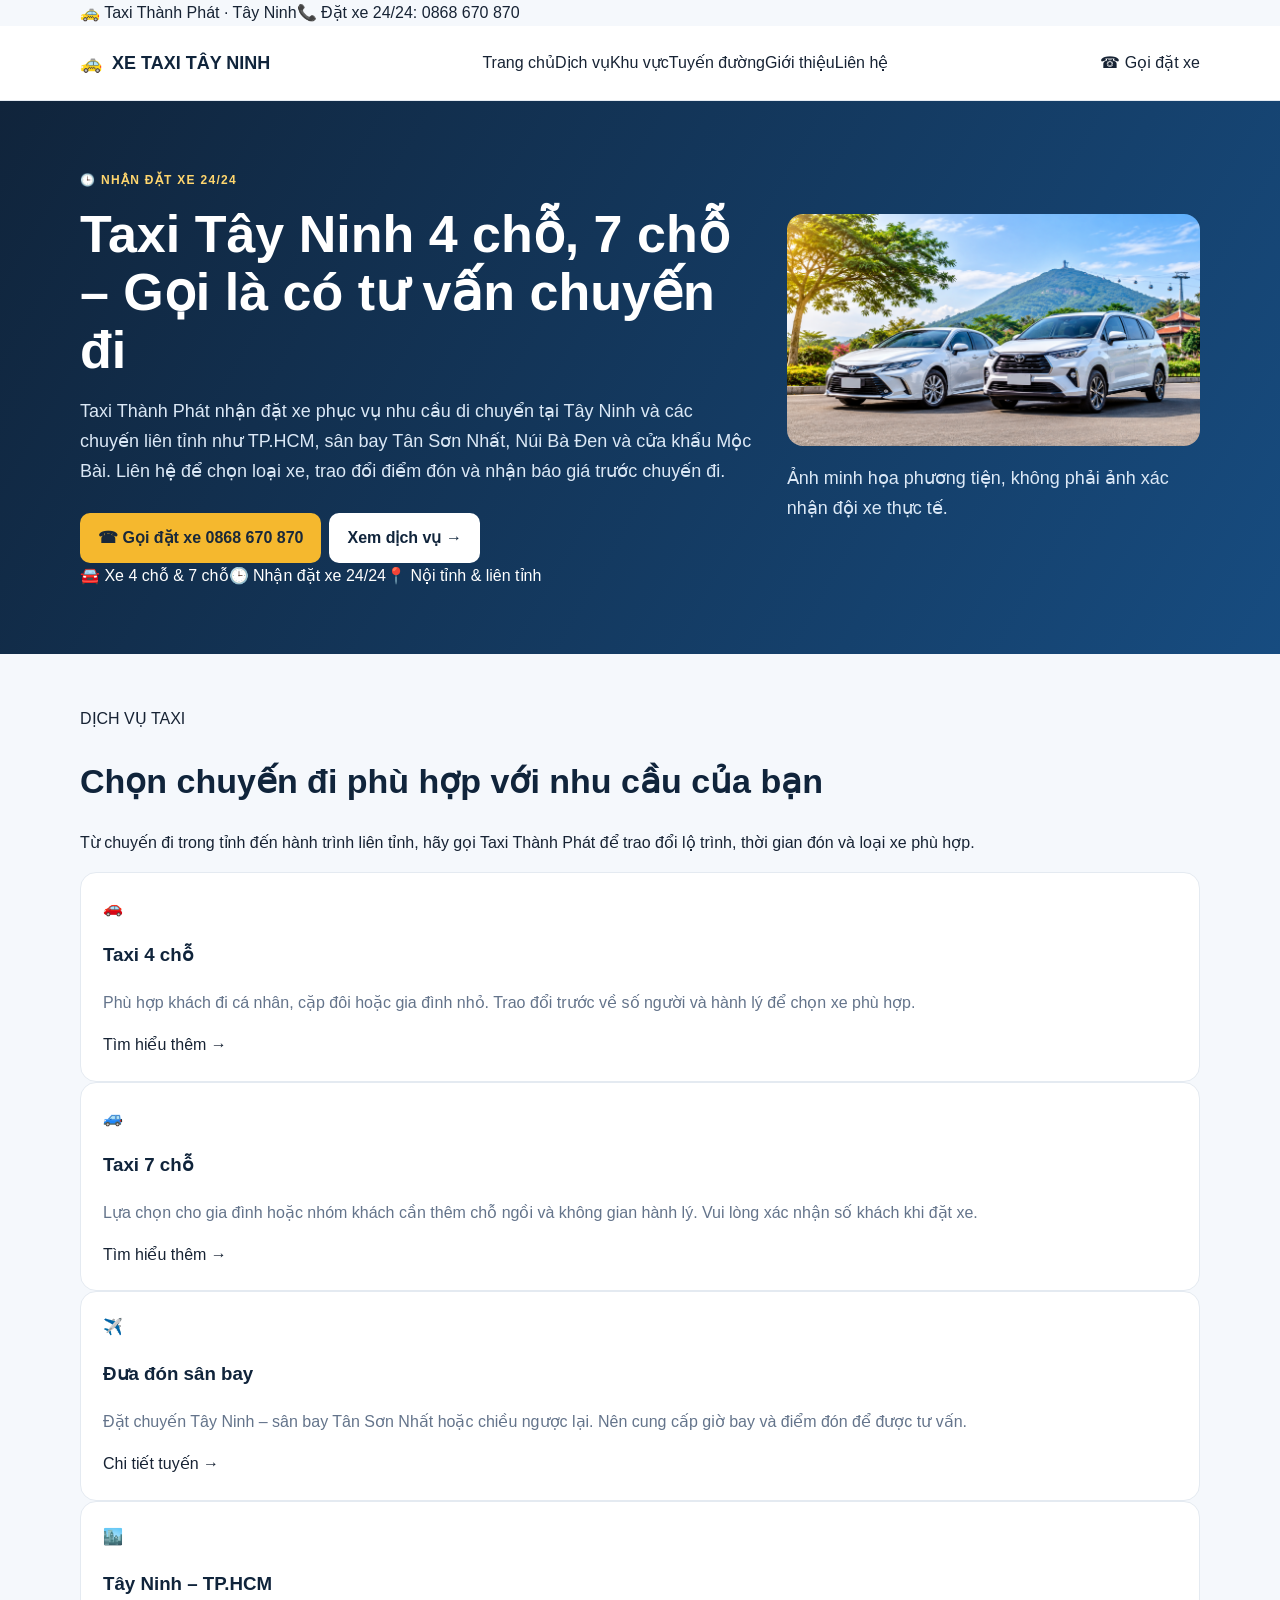
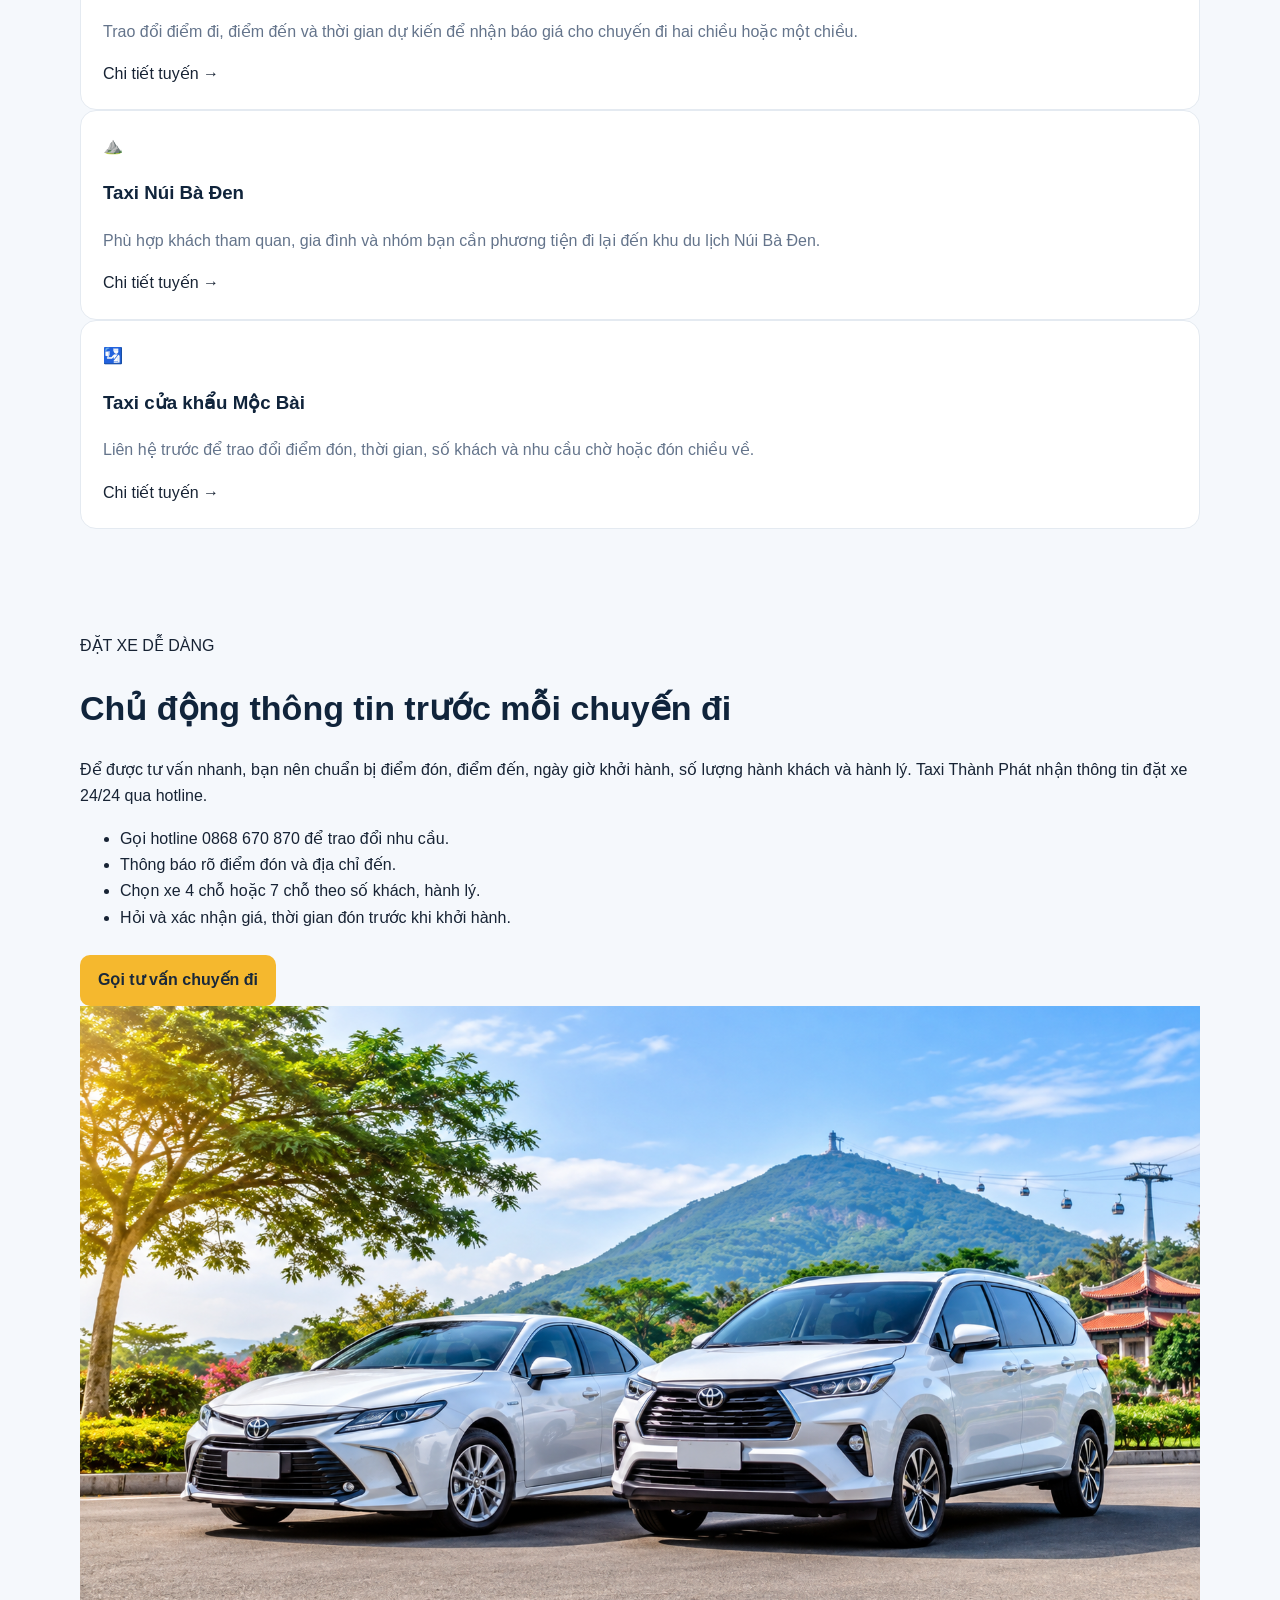
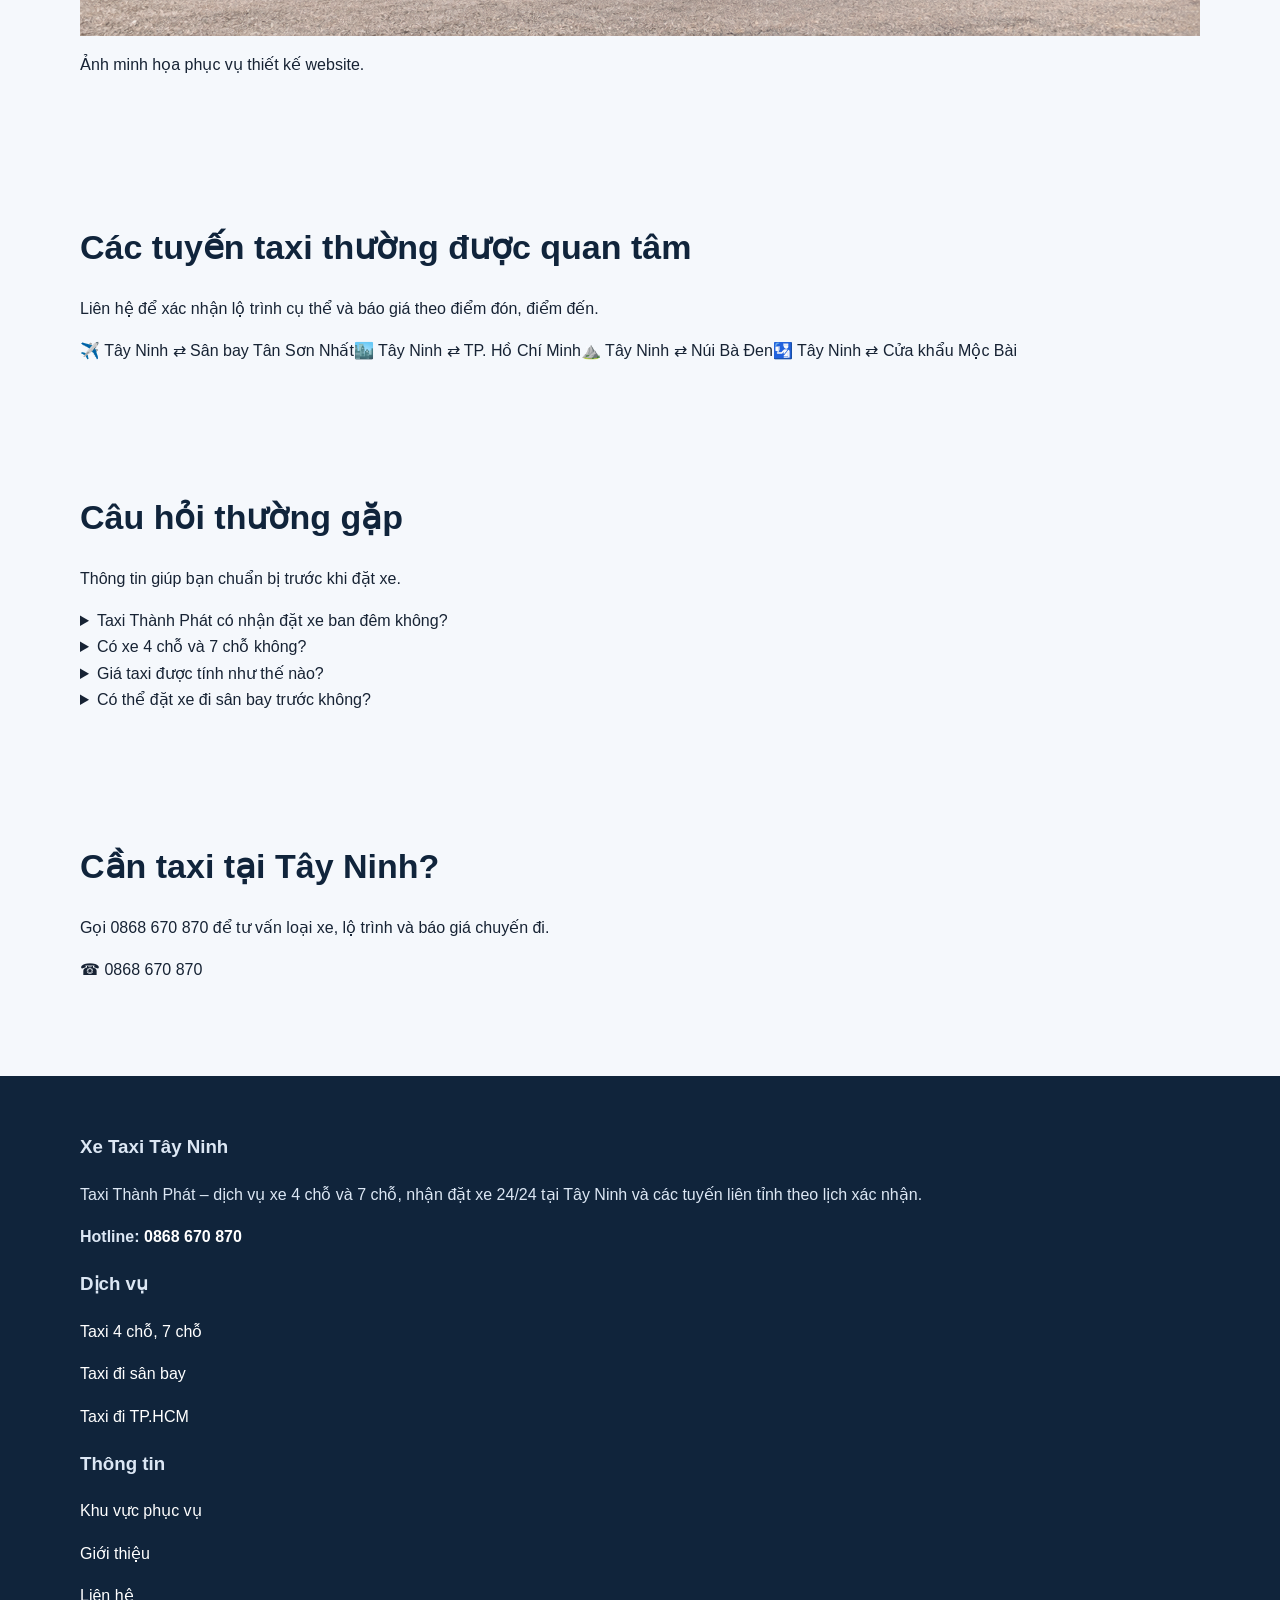
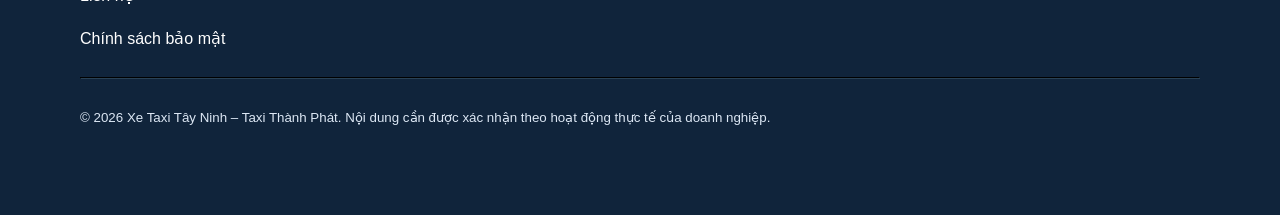
<file: index.html>
<!doctype html>
<html lang="vi"><head><meta charset="utf-8"><meta name="viewport" content="width=device-width,initial-scale=1">
<title>Taxi Tây Ninh 4 chỗ, 7 chỗ | Taxi Thành Phát đặt xe 24/24</title><meta name="description" content="Taxi Tây Ninh – Taxi Thành Phát nhận đặt xe 24/24, xe 4 chỗ và 7 chỗ. Đi TP.HCM, sân bay Tân Sơn Nhất, Núi Bà Đen, cửa khẩu Mộc Bài. Gọi 0868 670 870.">
<link rel="canonical" href="https://xetaxitayninh.github.io/xe-taxi-tay-ninh/index.html"><meta name="theme-color" content="#102a43">
<link rel="stylesheet" href="assets/style.css">
<meta property="og:type" content="website"><meta property="og:title" content="Taxi Tây Ninh 4 chỗ, 7 chỗ | Taxi Thành Phát đặt xe 24/24"><meta property="og:description" content="Taxi Tây Ninh – Taxi Thành Phát nhận đặt xe 24/24, xe 4 chỗ và 7 chỗ. Đi TP.HCM, sân bay Tân Sơn Nhất, Núi Bà Đen, cửa khẩu Mộc Bài. Gọi 0868 670 870."><meta property="og:url" content="https://xetaxitayninh.github.io/xe-taxi-tay-ninh/index.html"><meta property="og:image" content="https://xetaxitayninh.github.io/xe-taxi-tay-ninh/assets/taxi-minh-hoa-tay-ninh.png">
</head><body>
<div class="topbar"><div class="wrap"><span>🚕 Taxi Thành Phát · Tây Ninh</span><span>📞 Đặt xe 24/24: <a href="tel:0868670870">0868 670 870</a></span></div></div>
<header class="header"><div class="wrap nav"><a class="brand" href="index.html"><span class="brand-mark">🚕</span><span>XE TAXI TÂY NINH</span></a><nav class="navlinks"><a href="index.html">Trang chủ</a><a href="dich-vu.html">Dịch vụ</a><a href="khu-vuc.html">Khu vực</a><a href="tuyen-duong.html">Tuyến đường</a><a href="gioi-thieu.html">Giới thiệu</a><a href="lien-he.html">Liên hệ</a></nav><a class="callbtn" href="tel:0868670870">☎ Gọi đặt xe</a></div></header>

<main>
<section class="hero"><div class="wrap hero-grid"><div><span class="eyebrow">🕒 NHẬN ĐẶT XE 24/24</span><h1>Taxi Tây Ninh 4 chỗ, 7 chỗ – Gọi là có tư vấn chuyến đi</h1><p>Taxi Thành Phát nhận đặt xe phục vụ nhu cầu di chuyển tại Tây Ninh và các chuyến liên tỉnh như TP.HCM, sân bay Tân Sơn Nhất, Núi Bà Đen và cửa khẩu Mộc Bài. Liên hệ để chọn loại xe, trao đổi điểm đón và nhận báo giá trước chuyến đi.</p><div class="hero-actions"><a class="btn" href="tel:0868670870">☎ Gọi đặt xe 0868 670 870</a><a class="btn secondary" href="dich-vu.html">Xem dịch vụ →</a></div><div class="trust-row"><span class="trust">🚘 Xe 4 chỗ & 7 chỗ</span><span class="trust">🕒 Nhận đặt xe 24/24</span><span class="trust">📍 Nội tỉnh & liên tỉnh</span></div></div><div><img class="hero-img" src="assets/taxi-minh-hoa-tay-ninh.png" alt="Ảnh minh họa xe sedan và xe đa dụng màu trắng tại Tây Ninh"><p class="micro">Ảnh minh họa phương tiện, không phải ảnh xác nhận đội xe thực tế.</p></div></div></section>
<section class="section"><div class="wrap"><div class="section-head"><span class="tag">DỊCH VỤ TAXI</span><h2>Chọn chuyến đi phù hợp với nhu cầu của bạn</h2><p>Từ chuyến đi trong tỉnh đến hành trình liên tỉnh, hãy gọi Taxi Thành Phát để trao đổi lộ trình, thời gian đón và loại xe phù hợp.</p></div><div class="cards">
<div class="card"><div class="ico">🚗</div><h3>Taxi 4 chỗ</h3><p>Phù hợp khách đi cá nhân, cặp đôi hoặc gia đình nhỏ. Trao đổi trước về số người và hành lý để chọn xe phù hợp.</p><a href="dich-vu.html#taxi-4-cho">Tìm hiểu thêm →</a></div>
<div class="card"><div class="ico">🚙</div><h3>Taxi 7 chỗ</h3><p>Lựa chọn cho gia đình hoặc nhóm khách cần thêm chỗ ngồi và không gian hành lý. Vui lòng xác nhận số khách khi đặt xe.</p><a href="dich-vu.html#taxi-7-cho">Tìm hiểu thêm →</a></div>
<div class="card"><div class="ico">✈️</div><h3>Đưa đón sân bay</h3><p>Đặt chuyến Tây Ninh – sân bay Tân Sơn Nhất hoặc chiều ngược lại. Nên cung cấp giờ bay và điểm đón để được tư vấn.</p><a href="taxi-tay-ninh-di-san-bay.html">Chi tiết tuyến →</a></div>
<div class="card"><div class="ico">🏙️</div><h3>Tây Ninh – TP.HCM</h3><p>Trao đổi điểm đi, điểm đến và thời gian dự kiến để nhận báo giá cho chuyến đi hai chiều hoặc một chiều.</p><a href="taxi-tay-ninh-di-tphcm.html">Chi tiết tuyến →</a></div>
<div class="card"><div class="ico">⛰️</div><h3>Taxi Núi Bà Đen</h3><p>Phù hợp khách tham quan, gia đình và nhóm bạn cần phương tiện đi lại đến khu du lịch Núi Bà Đen.</p><a href="taxi-di-nui-ba-den.html">Chi tiết tuyến →</a></div>
<div class="card"><div class="ico">🛂</div><h3>Taxi cửa khẩu Mộc Bài</h3><p>Liên hệ trước để trao đổi điểm đón, thời gian, số khách và nhu cầu chờ hoặc đón chiều về.</p><a href="taxi-di-cua-khau-moc-bai.html">Chi tiết tuyến →</a></div>
</div></div></section>
<section class="section tint"><div class="wrap split"><div><span class="tag">ĐẶT XE DỄ DÀNG</span><h2>Chủ động thông tin trước mỗi chuyến đi</h2><p>Để được tư vấn nhanh, bạn nên chuẩn bị điểm đón, điểm đến, ngày giờ khởi hành, số lượng hành khách và hành lý. Taxi Thành Phát nhận thông tin đặt xe 24/24 qua hotline.</p><ul class="checklist"><li>Gọi hotline 0868 670 870 để trao đổi nhu cầu.</li><li>Thông báo rõ điểm đón và địa chỉ đến.</li><li>Chọn xe 4 chỗ hoặc 7 chỗ theo số khách, hành lý.</li><li>Hỏi và xác nhận giá, thời gian đón trước khi khởi hành.</li></ul><a class="btn" href="tel:0868670870">Gọi tư vấn chuyến đi</a></div><div><img src="assets/taxi-minh-hoa-tay-ninh.png" alt="Ảnh minh họa xe taxi cho hành trình Tây Ninh" loading="lazy"><p class="micro">Ảnh minh họa phục vụ thiết kế website.</p></div></div></section>
<section class="section"><div class="wrap"><div class="section-head"><h2>Các tuyến taxi thường được quan tâm</h2><p>Liên hệ để xác nhận lộ trình cụ thể và báo giá theo điểm đón, điểm đến.</p></div><div class="route-list"><a class="route" href="taxi-tay-ninh-di-san-bay.html"><span>✈️</span> Tây Ninh ⇄ Sân bay Tân Sơn Nhất</a><a class="route" href="taxi-tay-ninh-di-tphcm.html"><span>🏙️</span> Tây Ninh ⇄ TP. Hồ Chí Minh</a><a class="route" href="taxi-di-nui-ba-den.html"><span>⛰️</span> Tây Ninh ⇄ Núi Bà Đen</a><a class="route" href="taxi-di-cua-khau-moc-bai.html"><span>🛂</span> Tây Ninh ⇄ Cửa khẩu Mộc Bài</a></div></div></section>
<section class="section tint"><div class="wrap"><div class="section-head"><h2>Câu hỏi thường gặp</h2><p>Thông tin giúp bạn chuẩn bị trước khi đặt xe.</p></div><div class="faq">
<details><summary>Taxi Thành Phát có nhận đặt xe ban đêm không?</summary><p>Có. Taxi Thành Phát nhận thông tin đặt xe 24/24 qua hotline 0868 670 870. Vui lòng gọi để xác nhận lịch xe và thời gian đón cụ thể.</p></details>
<details><summary>Có xe 4 chỗ và 7 chỗ không?</summary><p>Dịch vụ có lựa chọn xe 4 chỗ và 7 chỗ. Khi gọi, bạn hãy thông báo số hành khách và hành lý để được tư vấn loại xe phù hợp.</p></details>
<details><summary>Giá taxi được tính như thế nào?</summary><p>Giá phụ thuộc vào điểm đón, điểm đến, thời gian, loại xe và yêu cầu chờ hoặc khứ hồi. Hãy gọi hotline để được báo giá trước khi xác nhận chuyến.</p></details>
<details><summary>Có thể đặt xe đi sân bay trước không?</summary><p>Bạn có thể liên hệ đặt lịch trước. Hãy cung cấp giờ bay, điểm đón, số khách và hành lý để trao đổi lịch trình.</p></details>
</div></div></section>
<section class="section"><div class="wrap"><div class="cta"><div><h2>Cần taxi tại Tây Ninh?</h2><p>Gọi 0868 670 870 để tư vấn loại xe, lộ trình và báo giá chuyến đi.</p></div><a class="callbtn" href="tel:0868670870">☎ 0868 670 870</a></div></div></section>
</main>
<footer class="footer"><div class="wrap"><div class="footer-grid"><div><h3>Xe Taxi Tây Ninh</h3><p>Taxi Thành Phát – dịch vụ xe 4 chỗ và 7 chỗ, nhận đặt xe 24/24 tại Tây Ninh và các tuyến liên tỉnh theo lịch xác nhận.</p><p><strong>Hotline: <a href="tel:0868670870">0868 670 870</a></strong></p></div><div><h3>Dịch vụ</h3><p><a href="dich-vu.html">Taxi 4 chỗ, 7 chỗ</a></p><p><a href="taxi-tay-ninh-di-san-bay.html">Taxi đi sân bay</a></p><p><a href="taxi-tay-ninh-di-tphcm.html">Taxi đi TP.HCM</a></p></div><div><h3>Thông tin</h3><p><a href="khu-vuc.html">Khu vực phục vụ</a></p><p><a href="gioi-thieu.html">Giới thiệu</a></p><p><a href="lien-he.html">Liên hệ</a></p><p><a href="chinh-sach-bao-mat.html">Chính sách bảo mật</a></p></div></div><hr style="border-color:#294256;margin:25px 0"><small>© 2026 Xe Taxi Tây Ninh – Taxi Thành Phát. Nội dung cần được xác nhận theo hoạt động thực tế của doanh nghiệp.</small></div></footer>
<div class="mobilebar"><a class="phone" href="tel:0868670870">☎ GỌI 0868 670 870</a><a class="info" href="lien-he.html">Thông tin đặt xe</a></div>
</body></html>
</file>
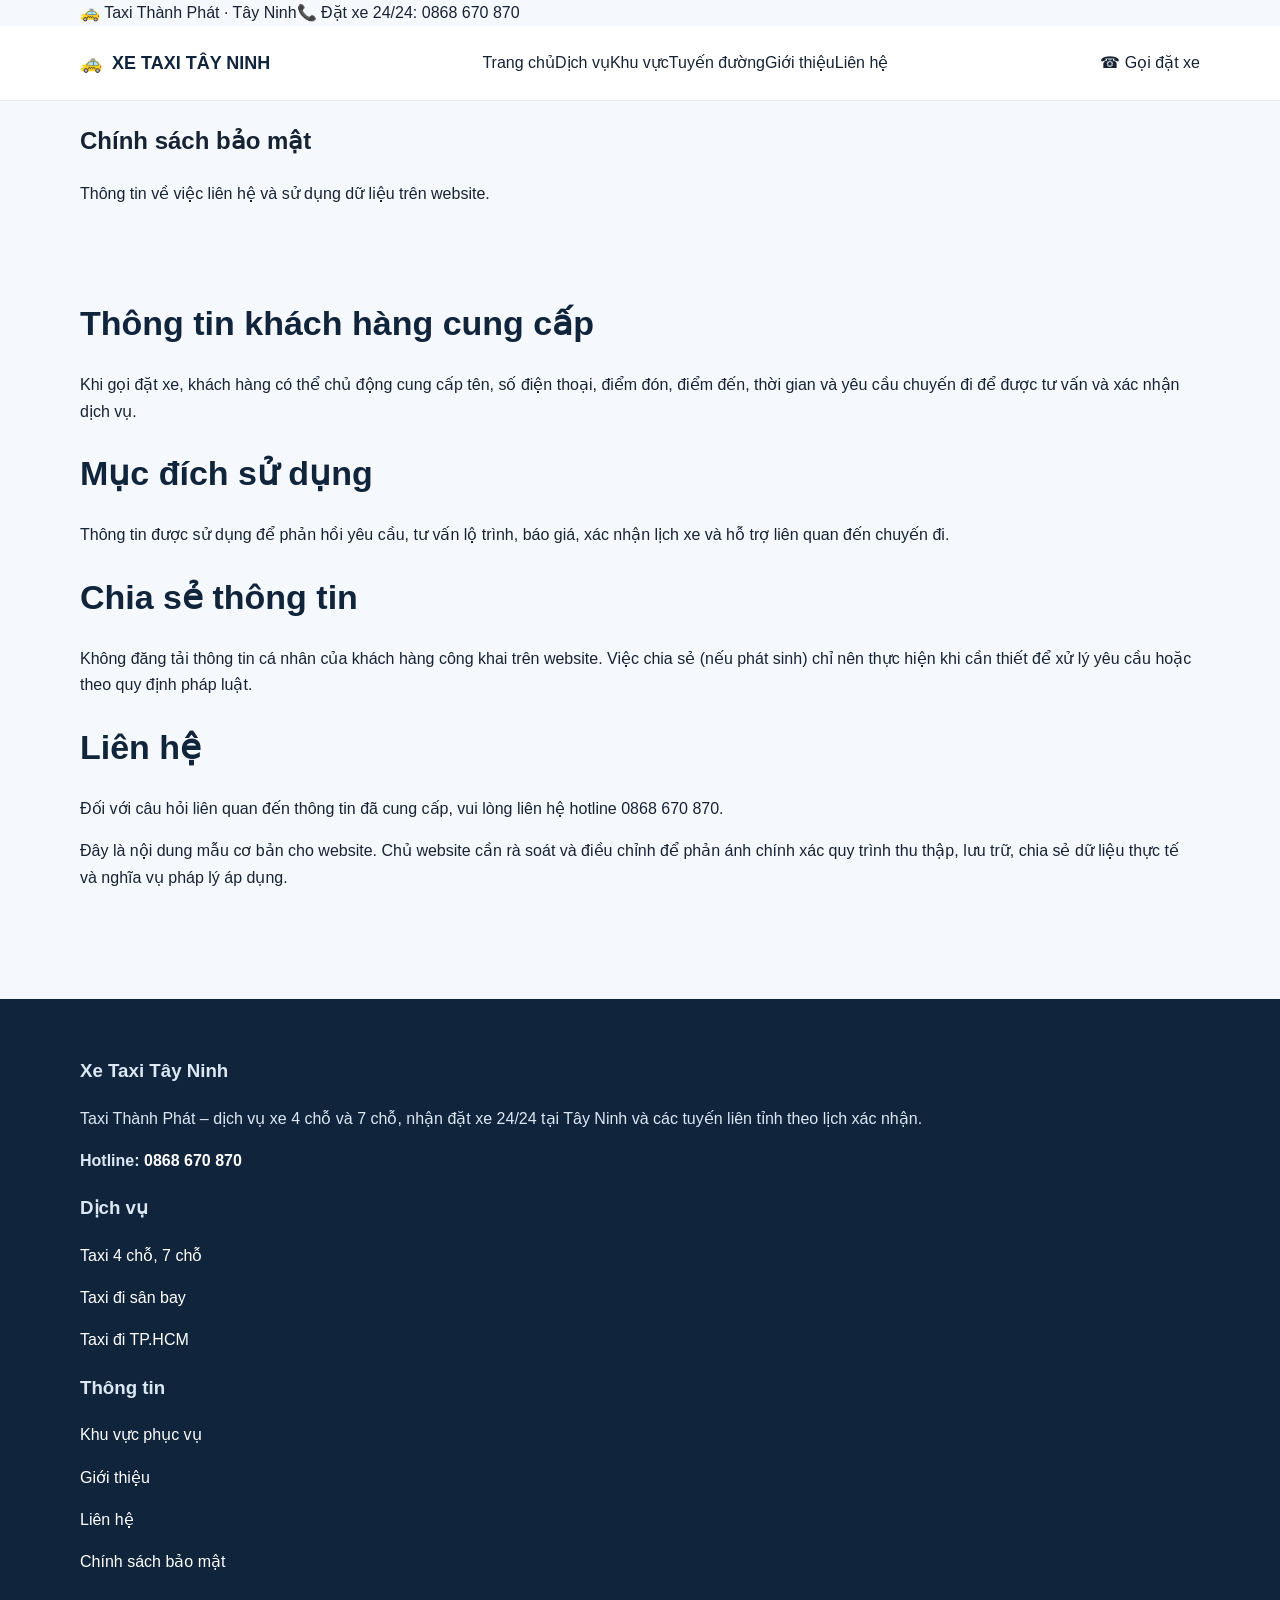
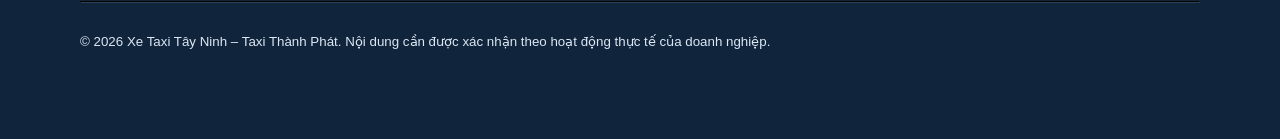
<file: chinh-sach-bao-mat.html>
<!doctype html>
<html lang="vi"><head><meta charset="utf-8"><meta name="viewport" content="width=device-width,initial-scale=1">
<title>Chính sách bảo mật | Xe Taxi Tây Ninh</title><meta name="description" content="Chính sách bảo mật thông tin khi khách hàng liên hệ đặt xe Taxi Thành Phát tại Tây Ninh.">
<link rel="canonical" href="https://xetaxitayninh.github.io/xe-taxi-tay-ninh/chinh-sach-bao-mat.html"><meta name="theme-color" content="#102a43">
<link rel="stylesheet" href="assets/style.css">
<meta property="og:type" content="website"><meta property="og:title" content="Chính sách bảo mật | Xe Taxi Tây Ninh"><meta property="og:description" content="Chính sách bảo mật thông tin khi khách hàng liên hệ đặt xe Taxi Thành Phát tại Tây Ninh."><meta property="og:url" content="https://xetaxitayninh.github.io/xe-taxi-tay-ninh/chinh-sach-bao-mat.html"><meta property="og:image" content="https://xetaxitayninh.github.io/xe-taxi-tay-ninh/assets/taxi-minh-hoa-tay-ninh.png">
</head><body>
<div class="topbar"><div class="wrap"><span>🚕 Taxi Thành Phát · Tây Ninh</span><span>📞 Đặt xe 24/24: <a href="tel:0868670870">0868 670 870</a></span></div></div>
<header class="header"><div class="wrap nav"><a class="brand" href="index.html"><span class="brand-mark">🚕</span><span>XE TAXI TÂY NINH</span></a><nav class="navlinks"><a href="index.html">Trang chủ</a><a href="dich-vu.html">Dịch vụ</a><a href="khu-vuc.html">Khu vực</a><a href="tuyen-duong.html">Tuyến đường</a><a href="gioi-thieu.html">Giới thiệu</a><a href="lien-he.html">Liên hệ</a></nav><a class="callbtn" href="tel:0868670870">☎ Gọi đặt xe</a></div></header>
<main><section class="pagehero"><div class="wrap"><h1>Chính sách bảo mật</h1><p>Thông tin về việc liên hệ và sử dụng dữ liệu trên website.</p></div></section><section class="section"><div class="wrap prose"><h2>Thông tin khách hàng cung cấp</h2><p>Khi gọi đặt xe, khách hàng có thể chủ động cung cấp tên, số điện thoại, điểm đón, điểm đến, thời gian và yêu cầu chuyến đi để được tư vấn và xác nhận dịch vụ.</p><h2>Mục đích sử dụng</h2><p>Thông tin được sử dụng để phản hồi yêu cầu, tư vấn lộ trình, báo giá, xác nhận lịch xe và hỗ trợ liên quan đến chuyến đi.</p><h2>Chia sẻ thông tin</h2><p>Không đăng tải thông tin cá nhân của khách hàng công khai trên website. Việc chia sẻ (nếu phát sinh) chỉ nên thực hiện khi cần thiết để xử lý yêu cầu hoặc theo quy định pháp luật.</p><h2>Liên hệ</h2><p>Đối với câu hỏi liên quan đến thông tin đã cung cấp, vui lòng liên hệ hotline 0868 670 870.</p><p class="note">Đây là nội dung mẫu cơ bản cho website. Chủ website cần rà soát và điều chỉnh để phản ánh chính xác quy trình thu thập, lưu trữ, chia sẻ dữ liệu thực tế và nghĩa vụ pháp lý áp dụng.</p></div></section></main>
<footer class="footer"><div class="wrap"><div class="footer-grid"><div><h3>Xe Taxi Tây Ninh</h3><p>Taxi Thành Phát – dịch vụ xe 4 chỗ và 7 chỗ, nhận đặt xe 24/24 tại Tây Ninh và các tuyến liên tỉnh theo lịch xác nhận.</p><p><strong>Hotline: <a href="tel:0868670870">0868 670 870</a></strong></p></div><div><h3>Dịch vụ</h3><p><a href="dich-vu.html">Taxi 4 chỗ, 7 chỗ</a></p><p><a href="taxi-tay-ninh-di-san-bay.html">Taxi đi sân bay</a></p><p><a href="taxi-tay-ninh-di-tphcm.html">Taxi đi TP.HCM</a></p></div><div><h3>Thông tin</h3><p><a href="khu-vuc.html">Khu vực phục vụ</a></p><p><a href="gioi-thieu.html">Giới thiệu</a></p><p><a href="lien-he.html">Liên hệ</a></p><p><a href="chinh-sach-bao-mat.html">Chính sách bảo mật</a></p></div></div><hr style="border-color:#294256;margin:25px 0"><small>© 2026 Xe Taxi Tây Ninh – Taxi Thành Phát. Nội dung cần được xác nhận theo hoạt động thực tế của doanh nghiệp.</small></div></footer>
<div class="mobilebar"><a class="phone" href="tel:0868670870">☎ GỌI 0868 670 870</a><a class="info" href="lien-he.html">Thông tin đặt xe</a></div>
</body></html>
</file>
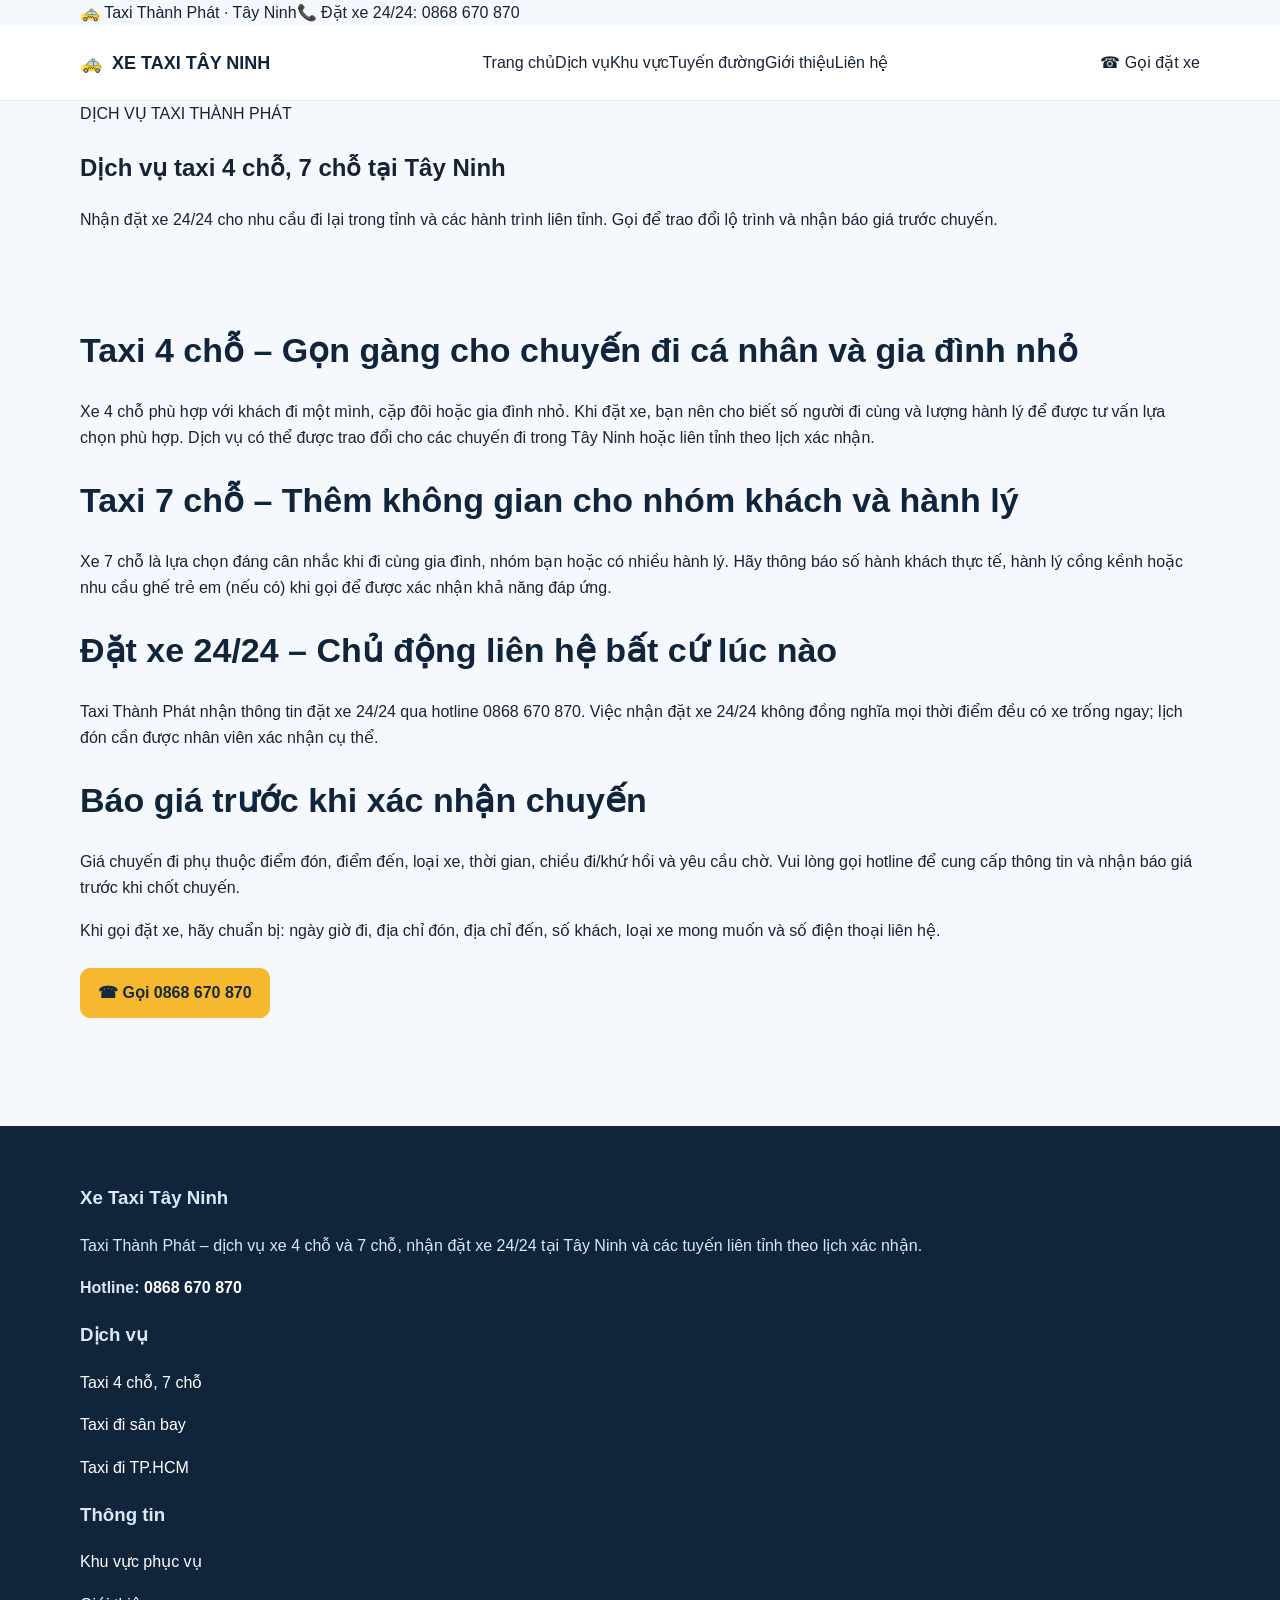
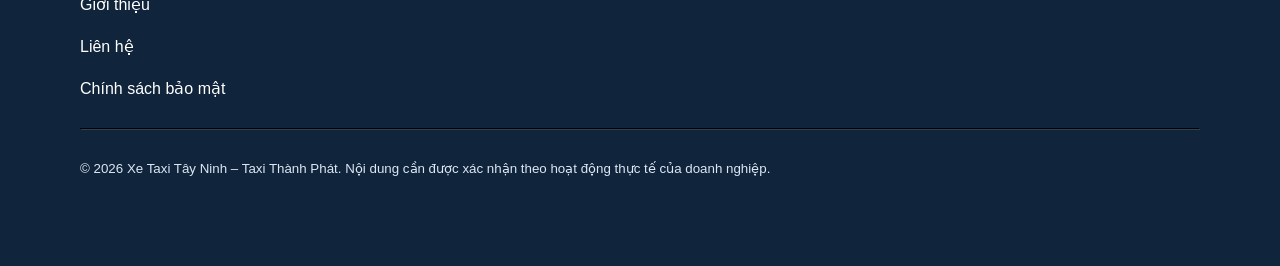
<file: dich-vu.html>
<!doctype html>
<html lang="vi"><head><meta charset="utf-8"><meta name="viewport" content="width=device-width,initial-scale=1">
<title>Dịch vụ taxi 4 chỗ, 7 chỗ Tây Ninh | Taxi Thành Phát</title><meta name="description" content="Thông tin dịch vụ taxi 4 chỗ, 7 chỗ, nhận đặt xe 24/24 tại Tây Ninh. Liên hệ Taxi Thành Phát để báo giá và xác nhận chuyến.">
<link rel="canonical" href="https://xetaxitayninh.github.io/xe-taxi-tay-ninh/dich-vu.html"><meta name="theme-color" content="#102a43">
<link rel="stylesheet" href="assets/style.css">
<meta property="og:type" content="website"><meta property="og:title" content="Dịch vụ taxi 4 chỗ, 7 chỗ Tây Ninh | Taxi Thành Phát"><meta property="og:description" content="Thông tin dịch vụ taxi 4 chỗ, 7 chỗ, nhận đặt xe 24/24 tại Tây Ninh. Liên hệ Taxi Thành Phát để báo giá và xác nhận chuyến."><meta property="og:url" content="https://xetaxitayninh.github.io/xe-taxi-tay-ninh/dich-vu.html"><meta property="og:image" content="https://xetaxitayninh.github.io/xe-taxi-tay-ninh/assets/taxi-minh-hoa-tay-ninh.png">
</head><body>
<div class="topbar"><div class="wrap"><span>🚕 Taxi Thành Phát · Tây Ninh</span><span>📞 Đặt xe 24/24: <a href="tel:0868670870">0868 670 870</a></span></div></div>
<header class="header"><div class="wrap nav"><a class="brand" href="index.html"><span class="brand-mark">🚕</span><span>XE TAXI TÂY NINH</span></a><nav class="navlinks"><a href="index.html">Trang chủ</a><a href="dich-vu.html">Dịch vụ</a><a href="khu-vuc.html">Khu vực</a><a href="tuyen-duong.html">Tuyến đường</a><a href="gioi-thieu.html">Giới thiệu</a><a href="lien-he.html">Liên hệ</a></nav><a class="callbtn" href="tel:0868670870">☎ Gọi đặt xe</a></div></header>

<main><section class="pagehero"><div class="wrap"><span class="tag">DỊCH VỤ TAXI THÀNH PHÁT</span><h1>Dịch vụ taxi 4 chỗ, 7 chỗ tại Tây Ninh</h1><p>Nhận đặt xe 24/24 cho nhu cầu đi lại trong tỉnh và các hành trình liên tỉnh. Gọi để trao đổi lộ trình và nhận báo giá trước chuyến.</p></div></section>
<section class="section"><div class="wrap prose"><h2 id="taxi-4-cho">Taxi 4 chỗ – Gọn gàng cho chuyến đi cá nhân và gia đình nhỏ</h2><p>Xe 4 chỗ phù hợp với khách đi một mình, cặp đôi hoặc gia đình nhỏ. Khi đặt xe, bạn nên cho biết số người đi cùng và lượng hành lý để được tư vấn lựa chọn phù hợp. Dịch vụ có thể được trao đổi cho các chuyến đi trong Tây Ninh hoặc liên tỉnh theo lịch xác nhận.</p><h2 id="taxi-7-cho">Taxi 7 chỗ – Thêm không gian cho nhóm khách và hành lý</h2><p>Xe 7 chỗ là lựa chọn đáng cân nhắc khi đi cùng gia đình, nhóm bạn hoặc có nhiều hành lý. Hãy thông báo số hành khách thực tế, hành lý cồng kềnh hoặc nhu cầu ghế trẻ em (nếu có) khi gọi để được xác nhận khả năng đáp ứng.</p><h2>Đặt xe 24/24 – Chủ động liên hệ bất cứ lúc nào</h2><p>Taxi Thành Phát nhận thông tin đặt xe 24/24 qua hotline 0868 670 870. Việc nhận đặt xe 24/24 không đồng nghĩa mọi thời điểm đều có xe trống ngay; lịch đón cần được nhân viên xác nhận cụ thể.</p><h2>Báo giá trước khi xác nhận chuyến</h2><p>Giá chuyến đi phụ thuộc điểm đón, điểm đến, loại xe, thời gian, chiều đi/khứ hồi và yêu cầu chờ. Vui lòng gọi hotline để cung cấp thông tin và nhận báo giá trước khi chốt chuyến.</p><div class="note">Khi gọi đặt xe, hãy chuẩn bị: ngày giờ đi, địa chỉ đón, địa chỉ đến, số khách, loại xe mong muốn và số điện thoại liên hệ.</div><p><a class="btn" href="tel:0868670870">☎ Gọi 0868 670 870</a></p></div></section></main>
<footer class="footer"><div class="wrap"><div class="footer-grid"><div><h3>Xe Taxi Tây Ninh</h3><p>Taxi Thành Phát – dịch vụ xe 4 chỗ và 7 chỗ, nhận đặt xe 24/24 tại Tây Ninh và các tuyến liên tỉnh theo lịch xác nhận.</p><p><strong>Hotline: <a href="tel:0868670870">0868 670 870</a></strong></p></div><div><h3>Dịch vụ</h3><p><a href="dich-vu.html">Taxi 4 chỗ, 7 chỗ</a></p><p><a href="taxi-tay-ninh-di-san-bay.html">Taxi đi sân bay</a></p><p><a href="taxi-tay-ninh-di-tphcm.html">Taxi đi TP.HCM</a></p></div><div><h3>Thông tin</h3><p><a href="khu-vuc.html">Khu vực phục vụ</a></p><p><a href="gioi-thieu.html">Giới thiệu</a></p><p><a href="lien-he.html">Liên hệ</a></p><p><a href="chinh-sach-bao-mat.html">Chính sách bảo mật</a></p></div></div><hr style="border-color:#294256;margin:25px 0"><small>© 2026 Xe Taxi Tây Ninh – Taxi Thành Phát. Nội dung cần được xác nhận theo hoạt động thực tế của doanh nghiệp.</small></div></footer>
<div class="mobilebar"><a class="phone" href="tel:0868670870">☎ GỌI 0868 670 870</a><a class="info" href="lien-he.html">Thông tin đặt xe</a></div>
</body></html>
</file>
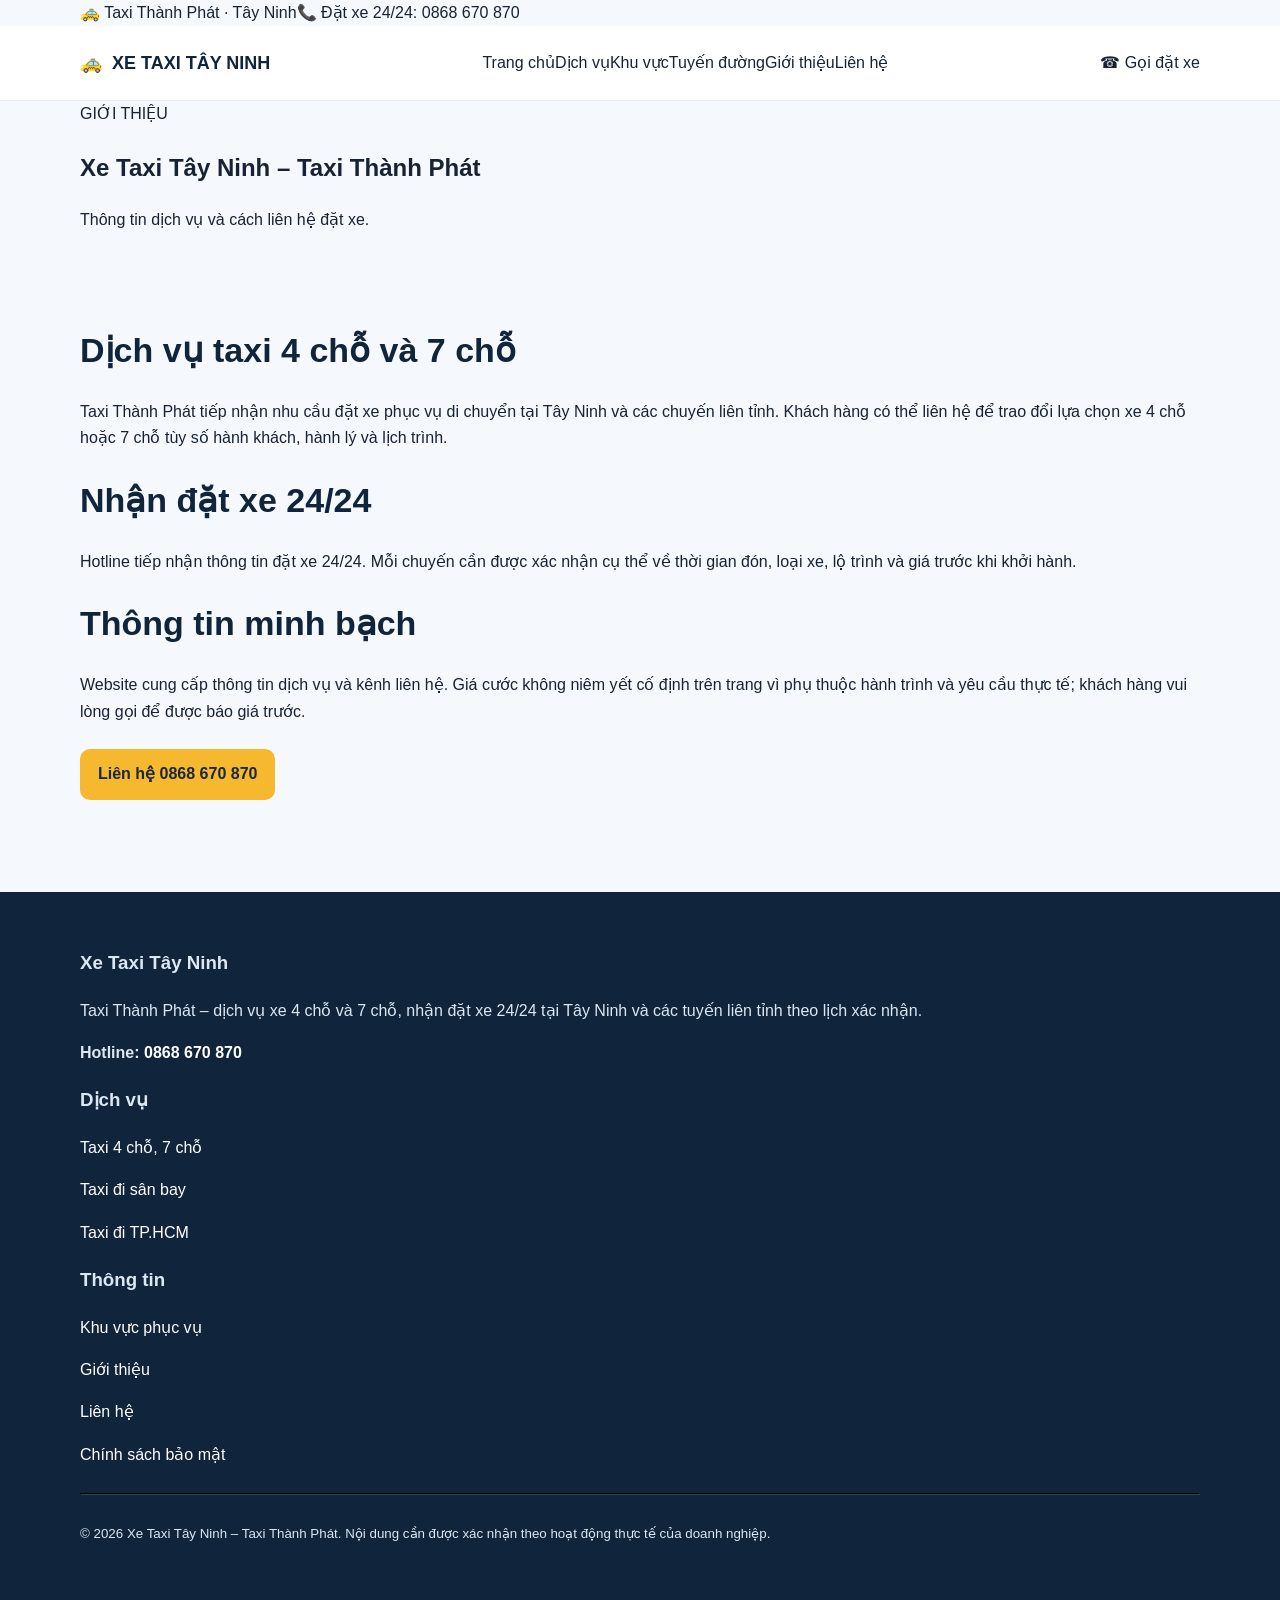
<file: gioi-thieu.html>
<!doctype html>
<html lang="vi"><head><meta charset="utf-8"><meta name="viewport" content="width=device-width,initial-scale=1">
<title>Giới thiệu Taxi Thành Phát Tây Ninh</title><meta name="description" content="Giới thiệu dịch vụ Xe Taxi Tây Ninh – Taxi Thành Phát, xe 4 chỗ và 7 chỗ, nhận đặt xe 24/24.">
<link rel="canonical" href="https://xetaxitayninh.github.io/xe-taxi-tay-ninh/gioi-thieu.html"><meta name="theme-color" content="#102a43">
<link rel="stylesheet" href="assets/style.css">
<meta property="og:type" content="website"><meta property="og:title" content="Giới thiệu Taxi Thành Phát Tây Ninh"><meta property="og:description" content="Giới thiệu dịch vụ Xe Taxi Tây Ninh – Taxi Thành Phát, xe 4 chỗ và 7 chỗ, nhận đặt xe 24/24."><meta property="og:url" content="https://xetaxitayninh.github.io/xe-taxi-tay-ninh/gioi-thieu.html"><meta property="og:image" content="https://xetaxitayninh.github.io/xe-taxi-tay-ninh/assets/taxi-minh-hoa-tay-ninh.png">
</head><body>
<div class="topbar"><div class="wrap"><span>🚕 Taxi Thành Phát · Tây Ninh</span><span>📞 Đặt xe 24/24: <a href="tel:0868670870">0868 670 870</a></span></div></div>
<header class="header"><div class="wrap nav"><a class="brand" href="index.html"><span class="brand-mark">🚕</span><span>XE TAXI TÂY NINH</span></a><nav class="navlinks"><a href="index.html">Trang chủ</a><a href="dich-vu.html">Dịch vụ</a><a href="khu-vuc.html">Khu vực</a><a href="tuyen-duong.html">Tuyến đường</a><a href="gioi-thieu.html">Giới thiệu</a><a href="lien-he.html">Liên hệ</a></nav><a class="callbtn" href="tel:0868670870">☎ Gọi đặt xe</a></div></header>
<main><section class="pagehero"><div class="wrap"><span class="tag">GIỚI THIỆU</span><h1>Xe Taxi Tây Ninh – Taxi Thành Phát</h1><p>Thông tin dịch vụ và cách liên hệ đặt xe.</p></div></section><section class="section"><div class="wrap prose"><h2>Dịch vụ taxi 4 chỗ và 7 chỗ</h2><p>Taxi Thành Phát tiếp nhận nhu cầu đặt xe phục vụ di chuyển tại Tây Ninh và các chuyến liên tỉnh. Khách hàng có thể liên hệ để trao đổi lựa chọn xe 4 chỗ hoặc 7 chỗ tùy số hành khách, hành lý và lịch trình.</p><h2>Nhận đặt xe 24/24</h2><p>Hotline tiếp nhận thông tin đặt xe 24/24. Mỗi chuyến cần được xác nhận cụ thể về thời gian đón, loại xe, lộ trình và giá trước khi khởi hành.</p><h2>Thông tin minh bạch</h2><p>Website cung cấp thông tin dịch vụ và kênh liên hệ. Giá cước không niêm yết cố định trên trang vì phụ thuộc hành trình và yêu cầu thực tế; khách hàng vui lòng gọi để được báo giá trước.</p><a class="btn" href="tel:0868670870">Liên hệ 0868 670 870</a></div></section></main>
<footer class="footer"><div class="wrap"><div class="footer-grid"><div><h3>Xe Taxi Tây Ninh</h3><p>Taxi Thành Phát – dịch vụ xe 4 chỗ và 7 chỗ, nhận đặt xe 24/24 tại Tây Ninh và các tuyến liên tỉnh theo lịch xác nhận.</p><p><strong>Hotline: <a href="tel:0868670870">0868 670 870</a></strong></p></div><div><h3>Dịch vụ</h3><p><a href="dich-vu.html">Taxi 4 chỗ, 7 chỗ</a></p><p><a href="taxi-tay-ninh-di-san-bay.html">Taxi đi sân bay</a></p><p><a href="taxi-tay-ninh-di-tphcm.html">Taxi đi TP.HCM</a></p></div><div><h3>Thông tin</h3><p><a href="khu-vuc.html">Khu vực phục vụ</a></p><p><a href="gioi-thieu.html">Giới thiệu</a></p><p><a href="lien-he.html">Liên hệ</a></p><p><a href="chinh-sach-bao-mat.html">Chính sách bảo mật</a></p></div></div><hr style="border-color:#294256;margin:25px 0"><small>© 2026 Xe Taxi Tây Ninh – Taxi Thành Phát. Nội dung cần được xác nhận theo hoạt động thực tế của doanh nghiệp.</small></div></footer>
<div class="mobilebar"><a class="phone" href="tel:0868670870">☎ GỌI 0868 670 870</a><a class="info" href="lien-he.html">Thông tin đặt xe</a></div>
</body></html>
</file>
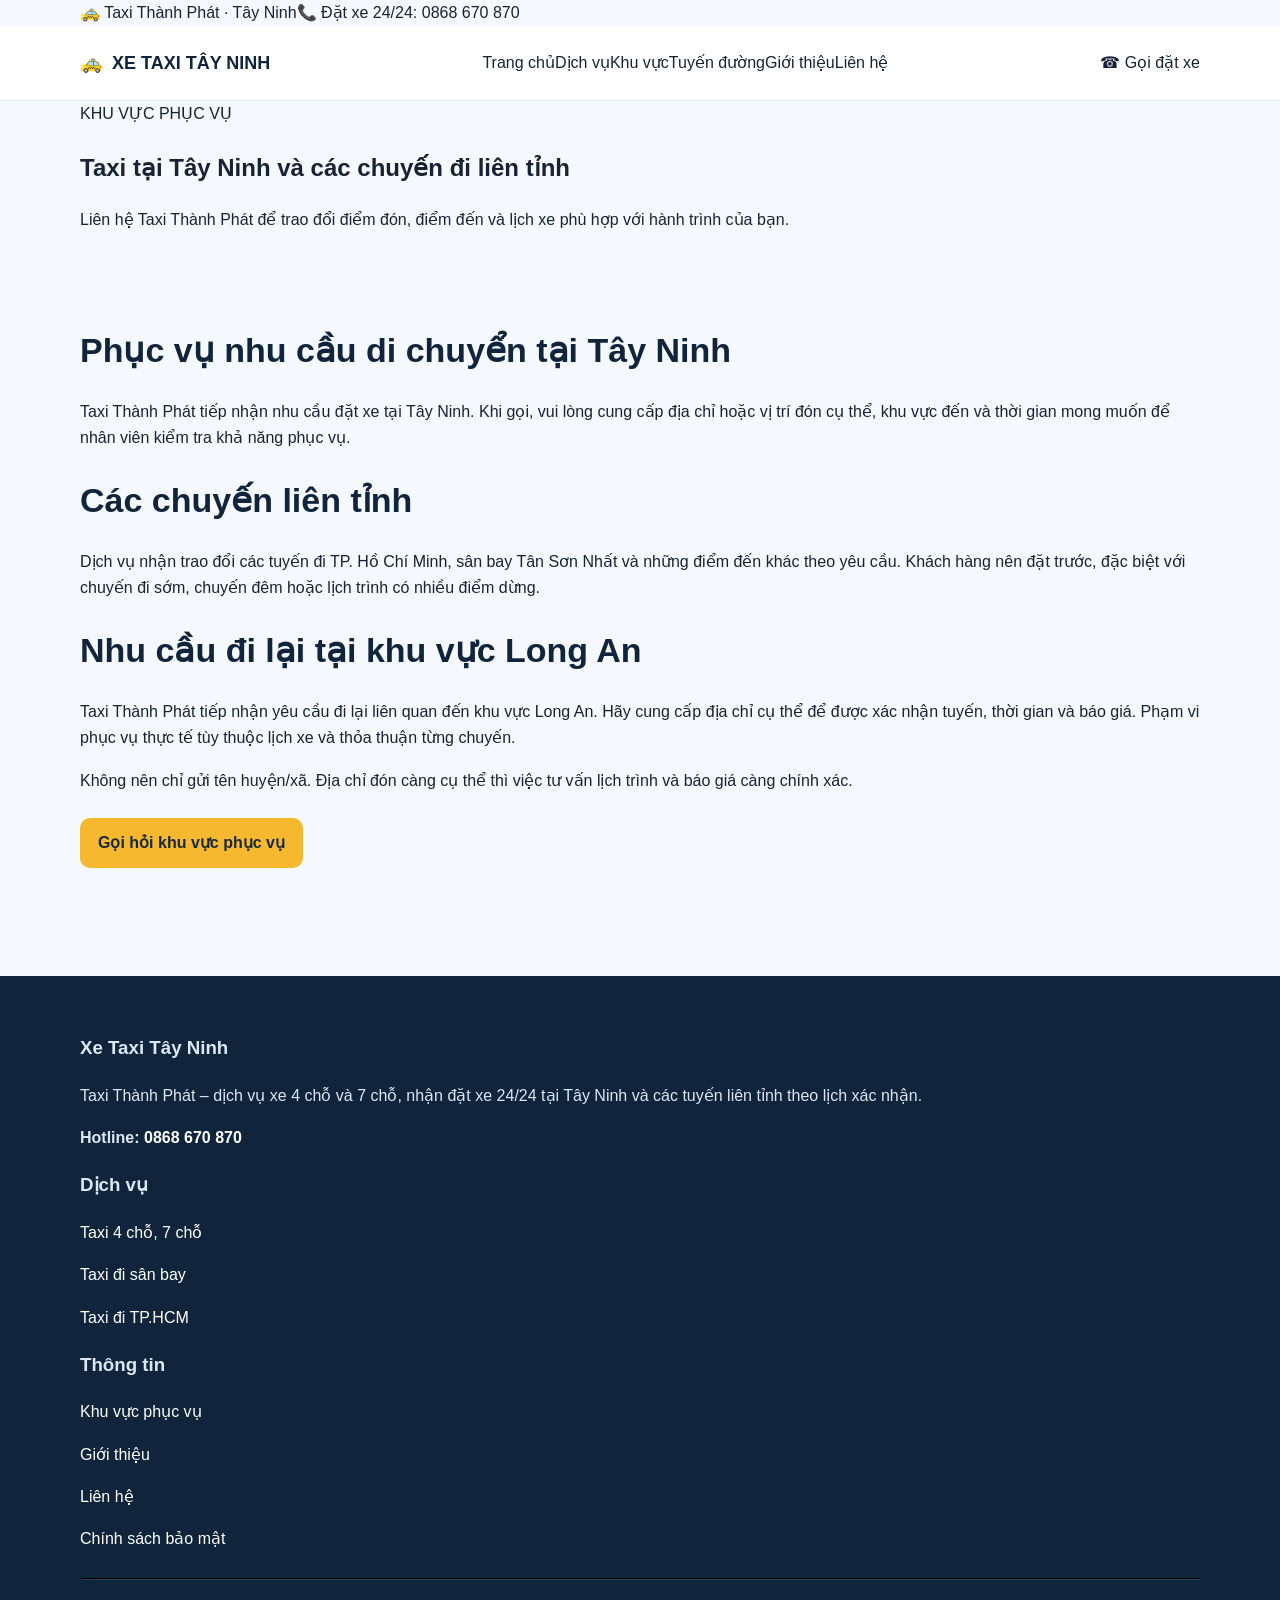
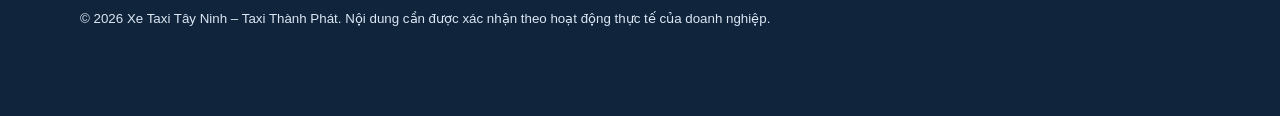
<file: khu-vuc.html>
<!doctype html>
<html lang="vi"><head><meta charset="utf-8"><meta name="viewport" content="width=device-width,initial-scale=1">
<title>Khu vực phục vụ taxi Tây Ninh và Long An | Taxi Thành Phát</title><meta name="description" content="Taxi Thành Phát tiếp nhận đặt xe tại Tây Ninh và yêu cầu chuyến liên tỉnh, bao gồm khu vực Long An. Gọi để xác nhận điểm đón và báo giá.">
<link rel="canonical" href="https://xetaxitayninh.github.io/xe-taxi-tay-ninh/khu-vuc.html"><meta name="theme-color" content="#102a43">
<link rel="stylesheet" href="assets/style.css">
<meta property="og:type" content="website"><meta property="og:title" content="Khu vực phục vụ taxi Tây Ninh và Long An | Taxi Thành Phát"><meta property="og:description" content="Taxi Thành Phát tiếp nhận đặt xe tại Tây Ninh và yêu cầu chuyến liên tỉnh, bao gồm khu vực Long An. Gọi để xác nhận điểm đón và báo giá."><meta property="og:url" content="https://xetaxitayninh.github.io/xe-taxi-tay-ninh/khu-vuc.html"><meta property="og:image" content="https://xetaxitayninh.github.io/xe-taxi-tay-ninh/assets/taxi-minh-hoa-tay-ninh.png">
</head><body>
<div class="topbar"><div class="wrap"><span>🚕 Taxi Thành Phát · Tây Ninh</span><span>📞 Đặt xe 24/24: <a href="tel:0868670870">0868 670 870</a></span></div></div>
<header class="header"><div class="wrap nav"><a class="brand" href="index.html"><span class="brand-mark">🚕</span><span>XE TAXI TÂY NINH</span></a><nav class="navlinks"><a href="index.html">Trang chủ</a><a href="dich-vu.html">Dịch vụ</a><a href="khu-vuc.html">Khu vực</a><a href="tuyen-duong.html">Tuyến đường</a><a href="gioi-thieu.html">Giới thiệu</a><a href="lien-he.html">Liên hệ</a></nav><a class="callbtn" href="tel:0868670870">☎ Gọi đặt xe</a></div></header>

<main><section class="pagehero"><div class="wrap"><span class="tag">KHU VỰC PHỤC VỤ</span><h1>Taxi tại Tây Ninh và các chuyến đi liên tỉnh</h1><p>Liên hệ Taxi Thành Phát để trao đổi điểm đón, điểm đến và lịch xe phù hợp với hành trình của bạn.</p></div></section><section class="section"><div class="wrap prose"><h2>Phục vụ nhu cầu di chuyển tại Tây Ninh</h2><p>Taxi Thành Phát tiếp nhận nhu cầu đặt xe tại Tây Ninh. Khi gọi, vui lòng cung cấp địa chỉ hoặc vị trí đón cụ thể, khu vực đến và thời gian mong muốn để nhân viên kiểm tra khả năng phục vụ.</p><h2>Các chuyến liên tỉnh</h2><p>Dịch vụ nhận trao đổi các tuyến đi TP. Hồ Chí Minh, sân bay Tân Sơn Nhất và những điểm đến khác theo yêu cầu. Khách hàng nên đặt trước, đặc biệt với chuyến đi sớm, chuyến đêm hoặc lịch trình có nhiều điểm dừng.</p><h2>Nhu cầu đi lại tại khu vực Long An</h2><p>Taxi Thành Phát tiếp nhận yêu cầu đi lại liên quan đến khu vực Long An. Hãy cung cấp địa chỉ cụ thể để được xác nhận tuyến, thời gian và báo giá. Phạm vi phục vụ thực tế tùy thuộc lịch xe và thỏa thuận từng chuyến.</p><div class="note">Không nên chỉ gửi tên huyện/xã. Địa chỉ đón càng cụ thể thì việc tư vấn lịch trình và báo giá càng chính xác.</div><p><a class="btn" href="tel:0868670870">Gọi hỏi khu vực phục vụ</a></p></div></section></main>
<footer class="footer"><div class="wrap"><div class="footer-grid"><div><h3>Xe Taxi Tây Ninh</h3><p>Taxi Thành Phát – dịch vụ xe 4 chỗ và 7 chỗ, nhận đặt xe 24/24 tại Tây Ninh và các tuyến liên tỉnh theo lịch xác nhận.</p><p><strong>Hotline: <a href="tel:0868670870">0868 670 870</a></strong></p></div><div><h3>Dịch vụ</h3><p><a href="dich-vu.html">Taxi 4 chỗ, 7 chỗ</a></p><p><a href="taxi-tay-ninh-di-san-bay.html">Taxi đi sân bay</a></p><p><a href="taxi-tay-ninh-di-tphcm.html">Taxi đi TP.HCM</a></p></div><div><h3>Thông tin</h3><p><a href="khu-vuc.html">Khu vực phục vụ</a></p><p><a href="gioi-thieu.html">Giới thiệu</a></p><p><a href="lien-he.html">Liên hệ</a></p><p><a href="chinh-sach-bao-mat.html">Chính sách bảo mật</a></p></div></div><hr style="border-color:#294256;margin:25px 0"><small>© 2026 Xe Taxi Tây Ninh – Taxi Thành Phát. Nội dung cần được xác nhận theo hoạt động thực tế của doanh nghiệp.</small></div></footer>
<div class="mobilebar"><a class="phone" href="tel:0868670870">☎ GỌI 0868 670 870</a><a class="info" href="lien-he.html">Thông tin đặt xe</a></div>
</body></html>
</file>
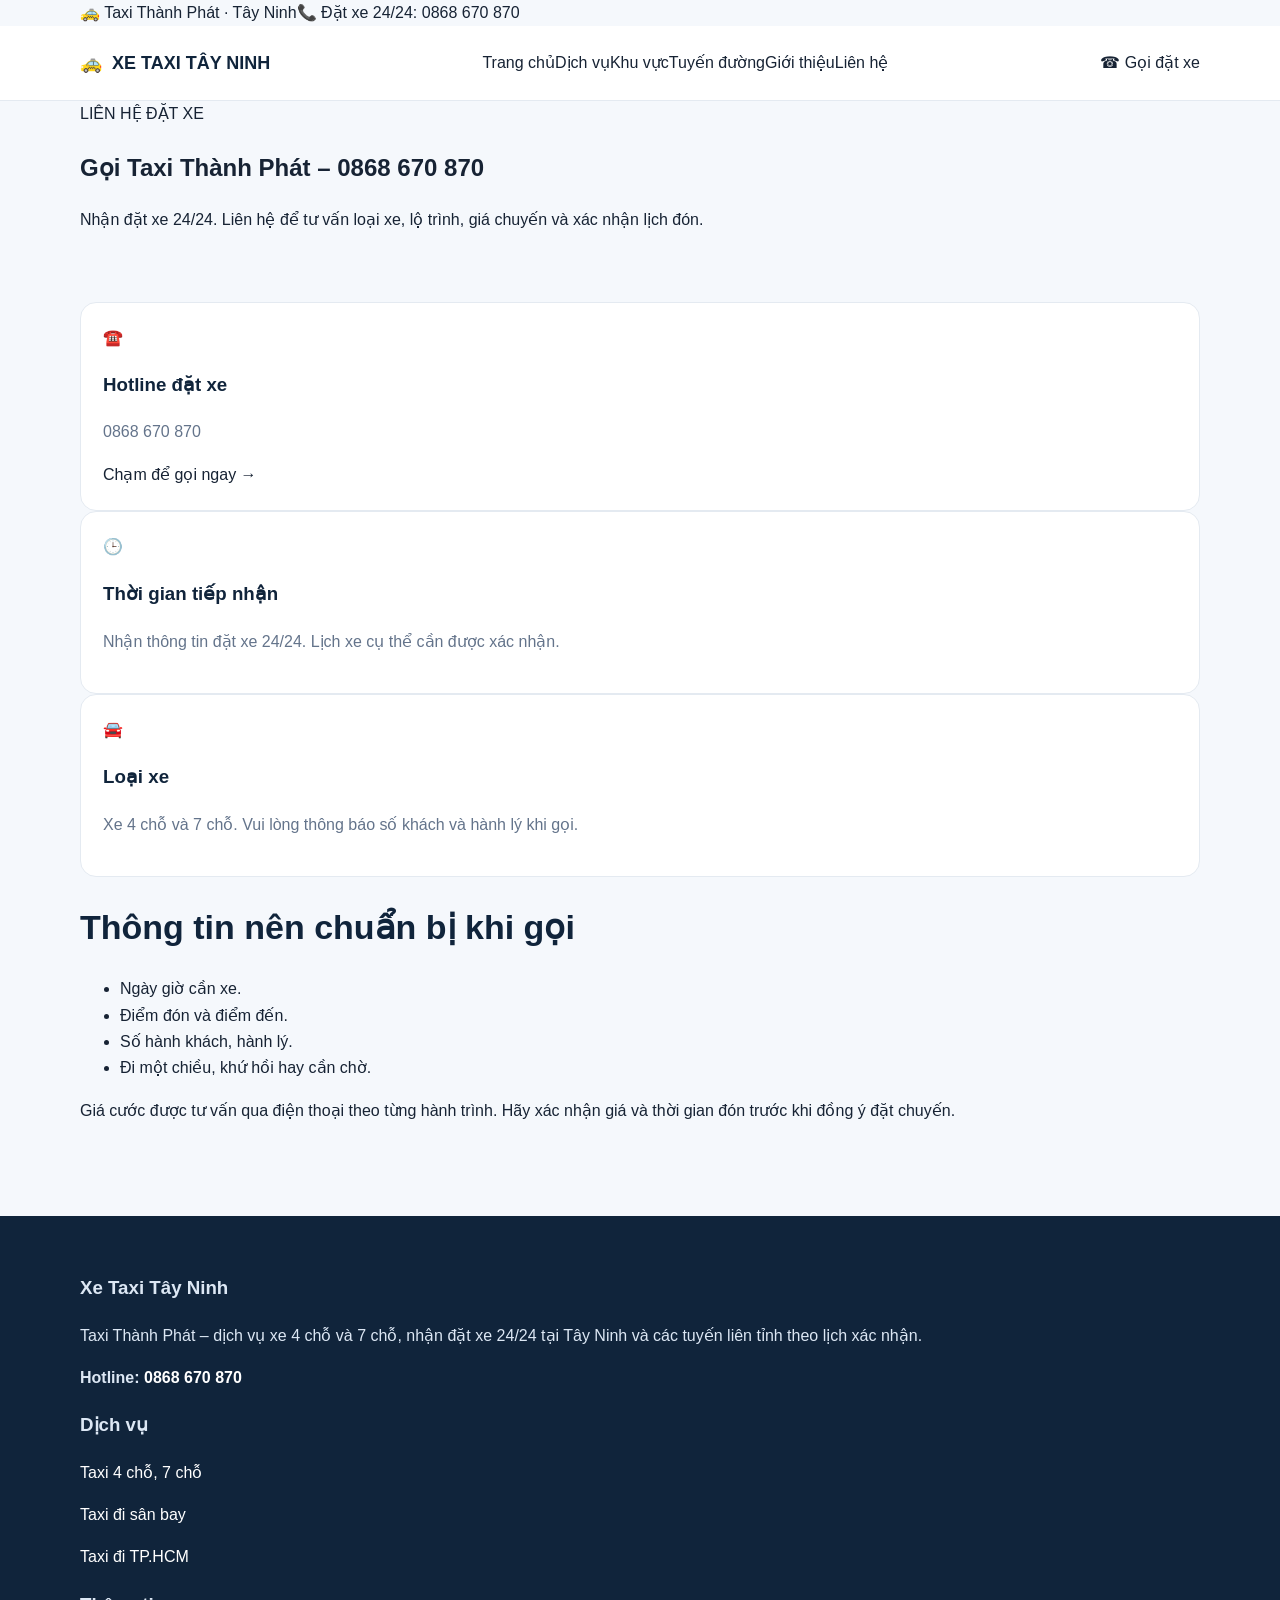
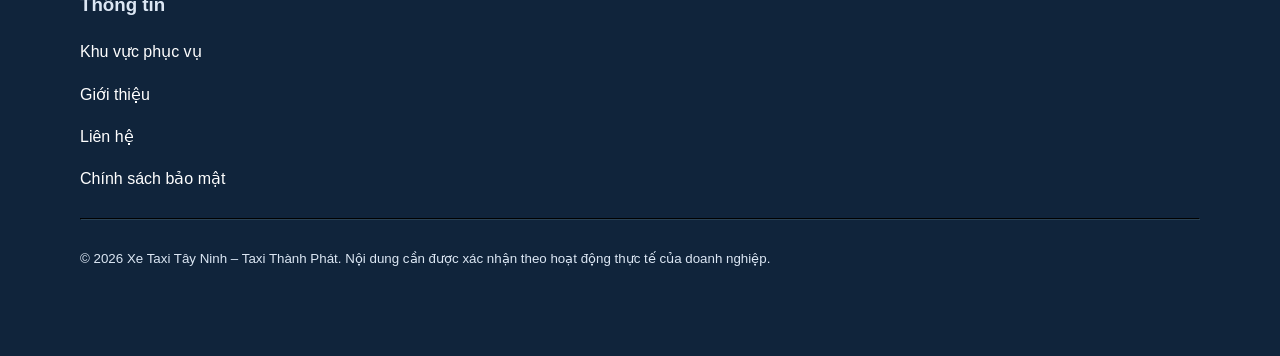
<file: lien-he.html>
<!doctype html>
<html lang="vi"><head><meta charset="utf-8"><meta name="viewport" content="width=device-width,initial-scale=1">
<title>Liên hệ đặt taxi Tây Ninh | Hotline 0868 670 870</title><meta name="description" content="Liên hệ Taxi Thành Phát đặt xe 4 chỗ, 7 chỗ tại Tây Ninh. Nhận đặt xe 24/24 qua hotline 0868 670 870.">
<link rel="canonical" href="https://xetaxitayninh.github.io/xe-taxi-tay-ninh/lien-he.html"><meta name="theme-color" content="#102a43">
<link rel="stylesheet" href="assets/style.css">
<meta property="og:type" content="website"><meta property="og:title" content="Liên hệ đặt taxi Tây Ninh | Hotline 0868 670 870"><meta property="og:description" content="Liên hệ Taxi Thành Phát đặt xe 4 chỗ, 7 chỗ tại Tây Ninh. Nhận đặt xe 24/24 qua hotline 0868 670 870."><meta property="og:url" content="https://xetaxitayninh.github.io/xe-taxi-tay-ninh/lien-he.html"><meta property="og:image" content="https://xetaxitayninh.github.io/xe-taxi-tay-ninh/assets/taxi-minh-hoa-tay-ninh.png">
</head><body>
<div class="topbar"><div class="wrap"><span>🚕 Taxi Thành Phát · Tây Ninh</span><span>📞 Đặt xe 24/24: <a href="tel:0868670870">0868 670 870</a></span></div></div>
<header class="header"><div class="wrap nav"><a class="brand" href="index.html"><span class="brand-mark">🚕</span><span>XE TAXI TÂY NINH</span></a><nav class="navlinks"><a href="index.html">Trang chủ</a><a href="dich-vu.html">Dịch vụ</a><a href="khu-vuc.html">Khu vực</a><a href="tuyen-duong.html">Tuyến đường</a><a href="gioi-thieu.html">Giới thiệu</a><a href="lien-he.html">Liên hệ</a></nav><a class="callbtn" href="tel:0868670870">☎ Gọi đặt xe</a></div></header>
<main><section class="pagehero"><div class="wrap"><span class="tag">LIÊN HỆ ĐẶT XE</span><h1>Gọi Taxi Thành Phát – 0868 670 870</h1><p>Nhận đặt xe 24/24. Liên hệ để tư vấn loại xe, lộ trình, giá chuyến và xác nhận lịch đón.</p></div></section><section class="section"><div class="wrap"><div class="cards"><div class="card"><div class="ico">☎️</div><h3>Hotline đặt xe</h3><p>0868 670 870</p><a href="tel:0868670870">Chạm để gọi ngay →</a></div><div class="card"><div class="ico">🕒</div><h3>Thời gian tiếp nhận</h3><p>Nhận thông tin đặt xe 24/24. Lịch xe cụ thể cần được xác nhận.</p></div><div class="card"><div class="ico">🚘</div><h3>Loại xe</h3><p>Xe 4 chỗ và 7 chỗ. Vui lòng thông báo số khách và hành lý khi gọi.</p></div></div><div class="prose" style="margin-top:30px"><h2>Thông tin nên chuẩn bị khi gọi</h2><ul class="checklist"><li>Ngày giờ cần xe.</li><li>Điểm đón và điểm đến.</li><li>Số hành khách, hành lý.</li><li>Đi một chiều, khứ hồi hay cần chờ.</li></ul><div class="note">Giá cước được tư vấn qua điện thoại theo từng hành trình. Hãy xác nhận giá và thời gian đón trước khi đồng ý đặt chuyến.</div></div></div></section></main>
<footer class="footer"><div class="wrap"><div class="footer-grid"><div><h3>Xe Taxi Tây Ninh</h3><p>Taxi Thành Phát – dịch vụ xe 4 chỗ và 7 chỗ, nhận đặt xe 24/24 tại Tây Ninh và các tuyến liên tỉnh theo lịch xác nhận.</p><p><strong>Hotline: <a href="tel:0868670870">0868 670 870</a></strong></p></div><div><h3>Dịch vụ</h3><p><a href="dich-vu.html">Taxi 4 chỗ, 7 chỗ</a></p><p><a href="taxi-tay-ninh-di-san-bay.html">Taxi đi sân bay</a></p><p><a href="taxi-tay-ninh-di-tphcm.html">Taxi đi TP.HCM</a></p></div><div><h3>Thông tin</h3><p><a href="khu-vuc.html">Khu vực phục vụ</a></p><p><a href="gioi-thieu.html">Giới thiệu</a></p><p><a href="lien-he.html">Liên hệ</a></p><p><a href="chinh-sach-bao-mat.html">Chính sách bảo mật</a></p></div></div><hr style="border-color:#294256;margin:25px 0"><small>© 2026 Xe Taxi Tây Ninh – Taxi Thành Phát. Nội dung cần được xác nhận theo hoạt động thực tế của doanh nghiệp.</small></div></footer>
<div class="mobilebar"><a class="phone" href="tel:0868670870">☎ GỌI 0868 670 870</a><a class="info" href="lien-he.html">Thông tin đặt xe</a></div>
</body></html>
</file>
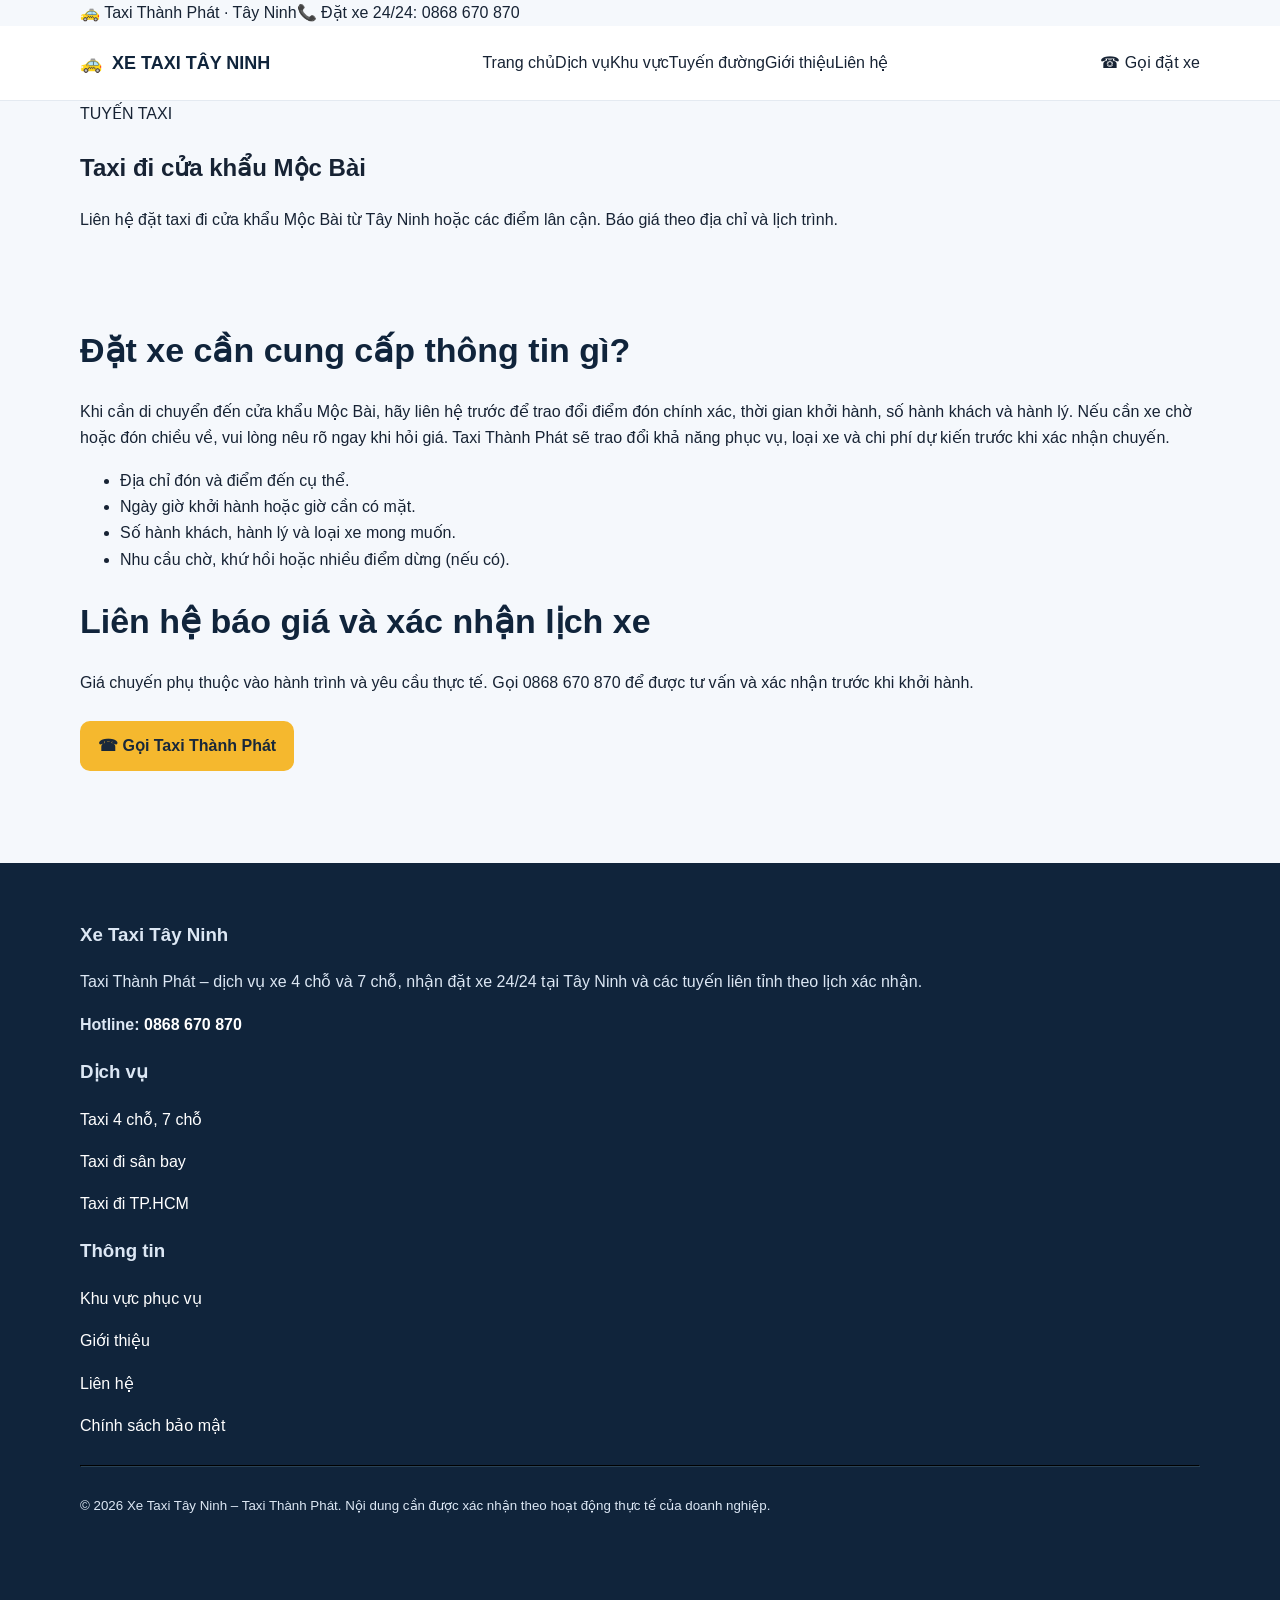
<file: taxi-di-cua-khau-moc-bai.html>
<!doctype html>
<html lang="vi"><head><meta charset="utf-8"><meta name="viewport" content="width=device-width,initial-scale=1">
<title>Taxi đi cửa khẩu Mộc Bài</title><meta name="description" content="Liên hệ đặt taxi đi cửa khẩu Mộc Bài từ Tây Ninh hoặc các điểm lân cận. Báo giá theo địa chỉ và lịch trình.">
<link rel="canonical" href="https://xetaxitayninh.github.io/xe-taxi-tay-ninh/taxi-di-cua-khau-moc-bai.html"><meta name="theme-color" content="#102a43">
<link rel="stylesheet" href="assets/style.css">
<meta property="og:type" content="website"><meta property="og:title" content="Taxi đi cửa khẩu Mộc Bài"><meta property="og:description" content="Liên hệ đặt taxi đi cửa khẩu Mộc Bài từ Tây Ninh hoặc các điểm lân cận. Báo giá theo địa chỉ và lịch trình."><meta property="og:url" content="https://xetaxitayninh.github.io/xe-taxi-tay-ninh/taxi-di-cua-khau-moc-bai.html"><meta property="og:image" content="https://xetaxitayninh.github.io/xe-taxi-tay-ninh/assets/taxi-minh-hoa-tay-ninh.png">
</head><body>
<div class="topbar"><div class="wrap"><span>🚕 Taxi Thành Phát · Tây Ninh</span><span>📞 Đặt xe 24/24: <a href="tel:0868670870">0868 670 870</a></span></div></div>
<header class="header"><div class="wrap nav"><a class="brand" href="index.html"><span class="brand-mark">🚕</span><span>XE TAXI TÂY NINH</span></a><nav class="navlinks"><a href="index.html">Trang chủ</a><a href="dich-vu.html">Dịch vụ</a><a href="khu-vuc.html">Khu vực</a><a href="tuyen-duong.html">Tuyến đường</a><a href="gioi-thieu.html">Giới thiệu</a><a href="lien-he.html">Liên hệ</a></nav><a class="callbtn" href="tel:0868670870">☎ Gọi đặt xe</a></div></header>
<main><section class="pagehero"><div class="wrap"><span class="tag">TUYẾN TAXI</span><h1>Taxi đi cửa khẩu Mộc Bài</h1><p>Liên hệ đặt taxi đi cửa khẩu Mộc Bài từ Tây Ninh hoặc các điểm lân cận. Báo giá theo địa chỉ và lịch trình.</p></div></section><section class="section"><div class="wrap prose"><h2>Đặt xe cần cung cấp thông tin gì?</h2><p>Khi cần di chuyển đến cửa khẩu Mộc Bài, hãy liên hệ trước để trao đổi điểm đón chính xác, thời gian khởi hành, số hành khách và hành lý. Nếu cần xe chờ hoặc đón chiều về, vui lòng nêu rõ ngay khi hỏi giá. Taxi Thành Phát sẽ trao đổi khả năng phục vụ, loại xe và chi phí dự kiến trước khi xác nhận chuyến.</p><ul class="checklist"><li>Địa chỉ đón và điểm đến cụ thể.</li><li>Ngày giờ khởi hành hoặc giờ cần có mặt.</li><li>Số hành khách, hành lý và loại xe mong muốn.</li><li>Nhu cầu chờ, khứ hồi hoặc nhiều điểm dừng (nếu có).</li></ul><h2>Liên hệ báo giá và xác nhận lịch xe</h2><p>Giá chuyến phụ thuộc vào hành trình và yêu cầu thực tế. Gọi 0868 670 870 để được tư vấn và xác nhận trước khi khởi hành.</p><a class="btn" href="tel:0868670870">☎ Gọi Taxi Thành Phát</a></div></section></main>
<footer class="footer"><div class="wrap"><div class="footer-grid"><div><h3>Xe Taxi Tây Ninh</h3><p>Taxi Thành Phát – dịch vụ xe 4 chỗ và 7 chỗ, nhận đặt xe 24/24 tại Tây Ninh và các tuyến liên tỉnh theo lịch xác nhận.</p><p><strong>Hotline: <a href="tel:0868670870">0868 670 870</a></strong></p></div><div><h3>Dịch vụ</h3><p><a href="dich-vu.html">Taxi 4 chỗ, 7 chỗ</a></p><p><a href="taxi-tay-ninh-di-san-bay.html">Taxi đi sân bay</a></p><p><a href="taxi-tay-ninh-di-tphcm.html">Taxi đi TP.HCM</a></p></div><div><h3>Thông tin</h3><p><a href="khu-vuc.html">Khu vực phục vụ</a></p><p><a href="gioi-thieu.html">Giới thiệu</a></p><p><a href="lien-he.html">Liên hệ</a></p><p><a href="chinh-sach-bao-mat.html">Chính sách bảo mật</a></p></div></div><hr style="border-color:#294256;margin:25px 0"><small>© 2026 Xe Taxi Tây Ninh – Taxi Thành Phát. Nội dung cần được xác nhận theo hoạt động thực tế của doanh nghiệp.</small></div></footer>
<div class="mobilebar"><a class="phone" href="tel:0868670870">☎ GỌI 0868 670 870</a><a class="info" href="lien-he.html">Thông tin đặt xe</a></div>
</body></html>
</file>
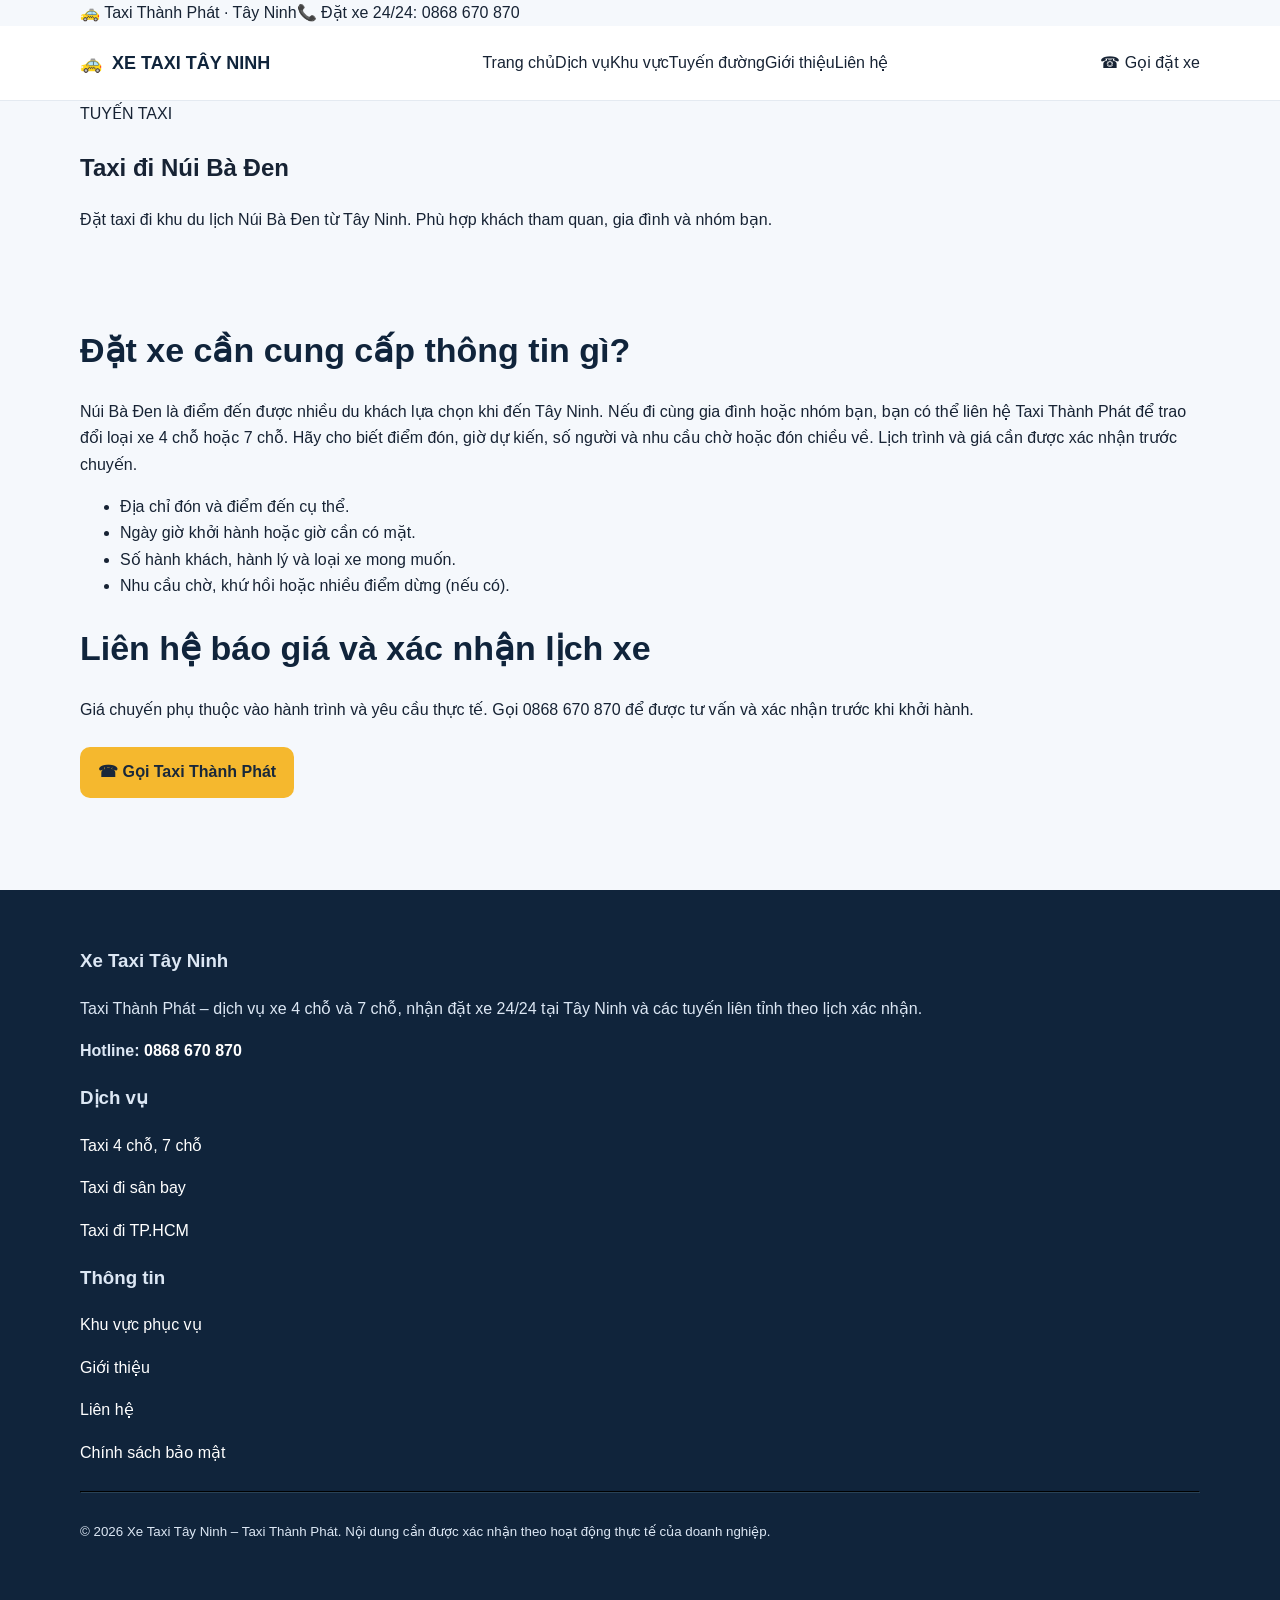
<file: taxi-di-nui-ba-den.html>
<!doctype html>
<html lang="vi"><head><meta charset="utf-8"><meta name="viewport" content="width=device-width,initial-scale=1">
<title>Taxi đi Núi Bà Đen Tây Ninh</title><meta name="description" content="Đặt taxi đi khu du lịch Núi Bà Đen từ Tây Ninh. Phù hợp khách tham quan, gia đình và nhóm bạn.">
<link rel="canonical" href="https://xetaxitayninh.github.io/xe-taxi-tay-ninh/taxi-di-nui-ba-den.html"><meta name="theme-color" content="#102a43">
<link rel="stylesheet" href="assets/style.css">
<meta property="og:type" content="website"><meta property="og:title" content="Taxi đi Núi Bà Đen Tây Ninh"><meta property="og:description" content="Đặt taxi đi khu du lịch Núi Bà Đen từ Tây Ninh. Phù hợp khách tham quan, gia đình và nhóm bạn."><meta property="og:url" content="https://xetaxitayninh.github.io/xe-taxi-tay-ninh/taxi-di-nui-ba-den.html"><meta property="og:image" content="https://xetaxitayninh.github.io/xe-taxi-tay-ninh/assets/taxi-minh-hoa-tay-ninh.png">
</head><body>
<div class="topbar"><div class="wrap"><span>🚕 Taxi Thành Phát · Tây Ninh</span><span>📞 Đặt xe 24/24: <a href="tel:0868670870">0868 670 870</a></span></div></div>
<header class="header"><div class="wrap nav"><a class="brand" href="index.html"><span class="brand-mark">🚕</span><span>XE TAXI TÂY NINH</span></a><nav class="navlinks"><a href="index.html">Trang chủ</a><a href="dich-vu.html">Dịch vụ</a><a href="khu-vuc.html">Khu vực</a><a href="tuyen-duong.html">Tuyến đường</a><a href="gioi-thieu.html">Giới thiệu</a><a href="lien-he.html">Liên hệ</a></nav><a class="callbtn" href="tel:0868670870">☎ Gọi đặt xe</a></div></header>
<main><section class="pagehero"><div class="wrap"><span class="tag">TUYẾN TAXI</span><h1>Taxi đi Núi Bà Đen</h1><p>Đặt taxi đi khu du lịch Núi Bà Đen từ Tây Ninh. Phù hợp khách tham quan, gia đình và nhóm bạn.</p></div></section><section class="section"><div class="wrap prose"><h2>Đặt xe cần cung cấp thông tin gì?</h2><p>Núi Bà Đen là điểm đến được nhiều du khách lựa chọn khi đến Tây Ninh. Nếu đi cùng gia đình hoặc nhóm bạn, bạn có thể liên hệ Taxi Thành Phát để trao đổi loại xe 4 chỗ hoặc 7 chỗ. Hãy cho biết điểm đón, giờ dự kiến, số người và nhu cầu chờ hoặc đón chiều về. Lịch trình và giá cần được xác nhận trước chuyến.</p><ul class="checklist"><li>Địa chỉ đón và điểm đến cụ thể.</li><li>Ngày giờ khởi hành hoặc giờ cần có mặt.</li><li>Số hành khách, hành lý và loại xe mong muốn.</li><li>Nhu cầu chờ, khứ hồi hoặc nhiều điểm dừng (nếu có).</li></ul><h2>Liên hệ báo giá và xác nhận lịch xe</h2><p>Giá chuyến phụ thuộc vào hành trình và yêu cầu thực tế. Gọi 0868 670 870 để được tư vấn và xác nhận trước khi khởi hành.</p><a class="btn" href="tel:0868670870">☎ Gọi Taxi Thành Phát</a></div></section></main>
<footer class="footer"><div class="wrap"><div class="footer-grid"><div><h3>Xe Taxi Tây Ninh</h3><p>Taxi Thành Phát – dịch vụ xe 4 chỗ và 7 chỗ, nhận đặt xe 24/24 tại Tây Ninh và các tuyến liên tỉnh theo lịch xác nhận.</p><p><strong>Hotline: <a href="tel:0868670870">0868 670 870</a></strong></p></div><div><h3>Dịch vụ</h3><p><a href="dich-vu.html">Taxi 4 chỗ, 7 chỗ</a></p><p><a href="taxi-tay-ninh-di-san-bay.html">Taxi đi sân bay</a></p><p><a href="taxi-tay-ninh-di-tphcm.html">Taxi đi TP.HCM</a></p></div><div><h3>Thông tin</h3><p><a href="khu-vuc.html">Khu vực phục vụ</a></p><p><a href="gioi-thieu.html">Giới thiệu</a></p><p><a href="lien-he.html">Liên hệ</a></p><p><a href="chinh-sach-bao-mat.html">Chính sách bảo mật</a></p></div></div><hr style="border-color:#294256;margin:25px 0"><small>© 2026 Xe Taxi Tây Ninh – Taxi Thành Phát. Nội dung cần được xác nhận theo hoạt động thực tế của doanh nghiệp.</small></div></footer>
<div class="mobilebar"><a class="phone" href="tel:0868670870">☎ GỌI 0868 670 870</a><a class="info" href="lien-he.html">Thông tin đặt xe</a></div>
</body></html>
</file>
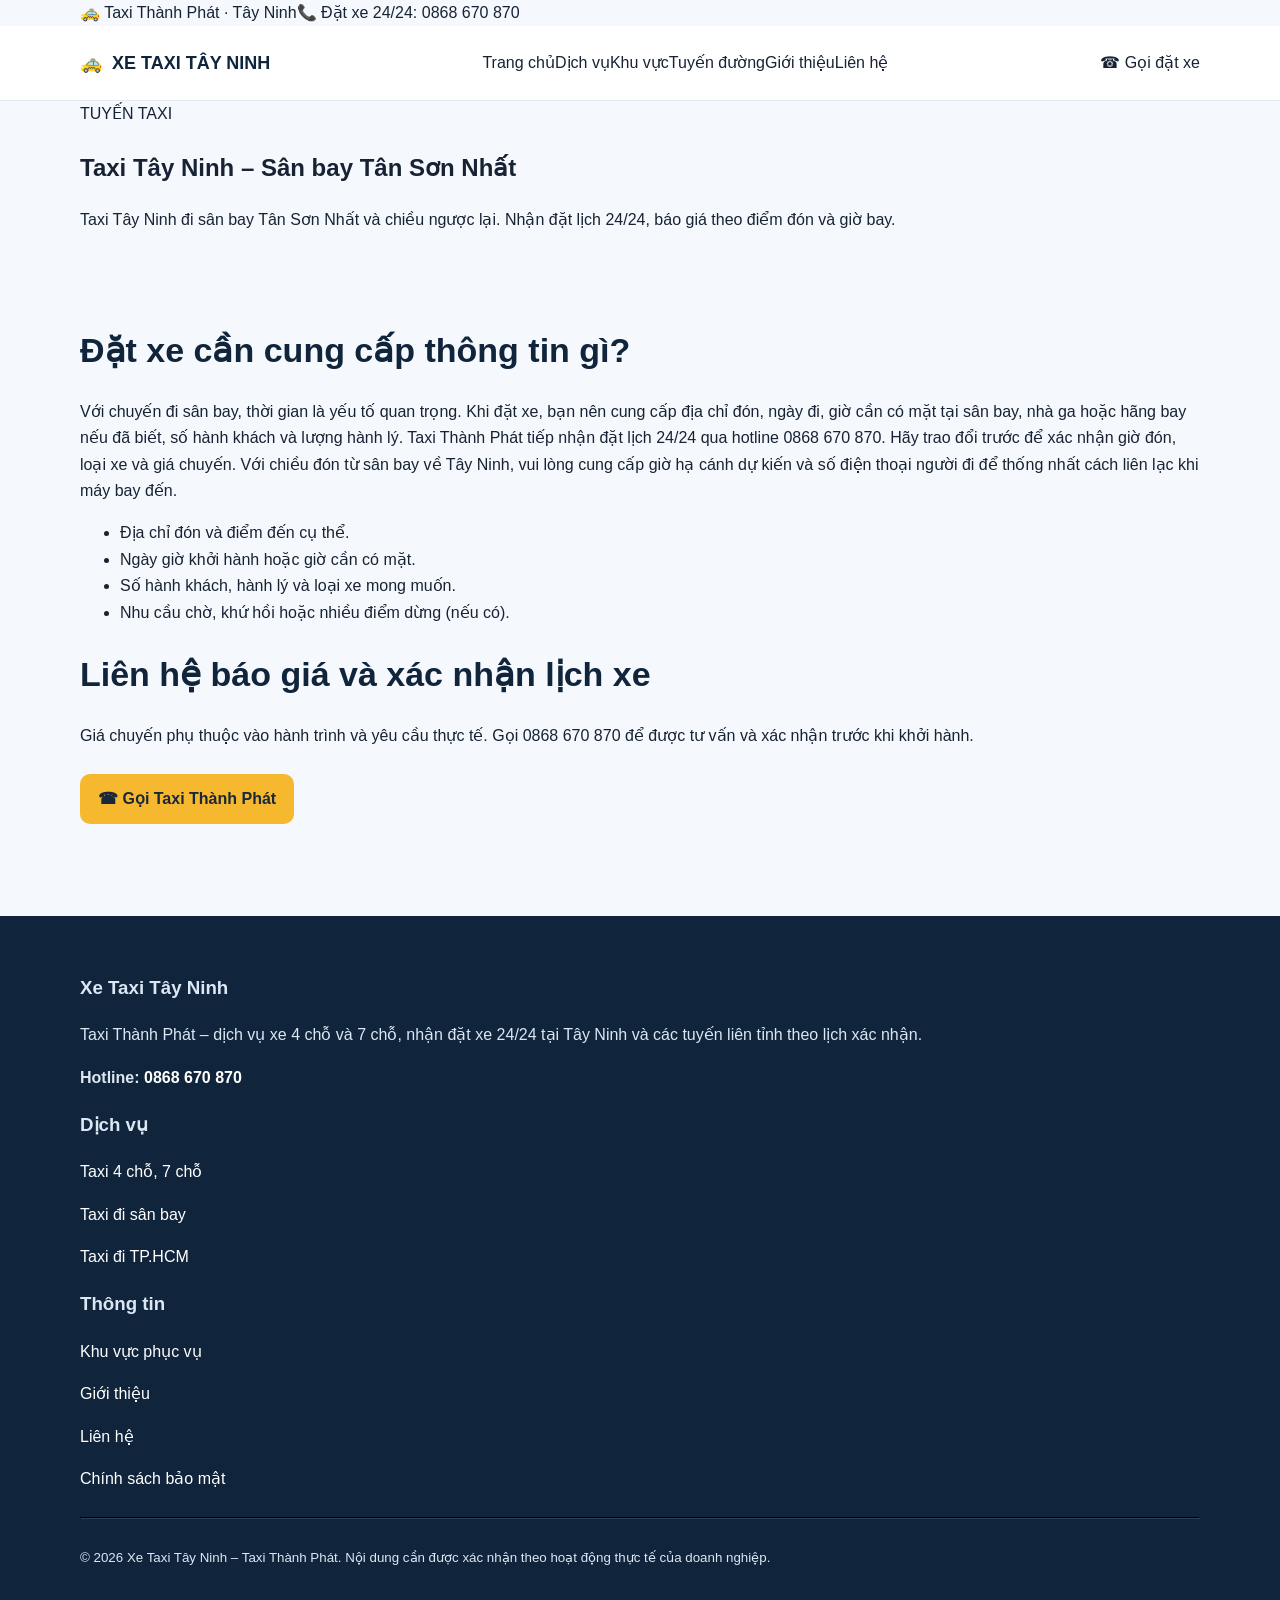
<file: taxi-tay-ninh-di-san-bay.html>
<!doctype html>
<html lang="vi"><head><meta charset="utf-8"><meta name="viewport" content="width=device-width,initial-scale=1">
<title>Taxi Tây Ninh đi sân bay Tân Sơn Nhất</title><meta name="description" content="Taxi Tây Ninh đi sân bay Tân Sơn Nhất và chiều ngược lại. Nhận đặt lịch 24/24, báo giá theo điểm đón và giờ bay.">
<link rel="canonical" href="https://xetaxitayninh.github.io/xe-taxi-tay-ninh/taxi-tay-ninh-di-san-bay.html"><meta name="theme-color" content="#102a43">
<link rel="stylesheet" href="assets/style.css">
<meta property="og:type" content="website"><meta property="og:title" content="Taxi Tây Ninh đi sân bay Tân Sơn Nhất"><meta property="og:description" content="Taxi Tây Ninh đi sân bay Tân Sơn Nhất và chiều ngược lại. Nhận đặt lịch 24/24, báo giá theo điểm đón và giờ bay."><meta property="og:url" content="https://xetaxitayninh.github.io/xe-taxi-tay-ninh/taxi-tay-ninh-di-san-bay.html"><meta property="og:image" content="https://xetaxitayninh.github.io/xe-taxi-tay-ninh/assets/taxi-minh-hoa-tay-ninh.png">
</head><body>
<div class="topbar"><div class="wrap"><span>🚕 Taxi Thành Phát · Tây Ninh</span><span>📞 Đặt xe 24/24: <a href="tel:0868670870">0868 670 870</a></span></div></div>
<header class="header"><div class="wrap nav"><a class="brand" href="index.html"><span class="brand-mark">🚕</span><span>XE TAXI TÂY NINH</span></a><nav class="navlinks"><a href="index.html">Trang chủ</a><a href="dich-vu.html">Dịch vụ</a><a href="khu-vuc.html">Khu vực</a><a href="tuyen-duong.html">Tuyến đường</a><a href="gioi-thieu.html">Giới thiệu</a><a href="lien-he.html">Liên hệ</a></nav><a class="callbtn" href="tel:0868670870">☎ Gọi đặt xe</a></div></header>
<main><section class="pagehero"><div class="wrap"><span class="tag">TUYẾN TAXI</span><h1>Taxi Tây Ninh – Sân bay Tân Sơn Nhất</h1><p>Taxi Tây Ninh đi sân bay Tân Sơn Nhất và chiều ngược lại. Nhận đặt lịch 24/24, báo giá theo điểm đón và giờ bay.</p></div></section><section class="section"><div class="wrap prose"><h2>Đặt xe cần cung cấp thông tin gì?</h2><p>Với chuyến đi sân bay, thời gian là yếu tố quan trọng. Khi đặt xe, bạn nên cung cấp địa chỉ đón, ngày đi, giờ cần có mặt tại sân bay, nhà ga hoặc hãng bay nếu đã biết, số hành khách và lượng hành lý. Taxi Thành Phát tiếp nhận đặt lịch 24/24 qua hotline 0868 670 870. Hãy trao đổi trước để xác nhận giờ đón, loại xe và giá chuyến. Với chiều đón từ sân bay về Tây Ninh, vui lòng cung cấp giờ hạ cánh dự kiến và số điện thoại người đi để thống nhất cách liên lạc khi máy bay đến.</p><ul class="checklist"><li>Địa chỉ đón và điểm đến cụ thể.</li><li>Ngày giờ khởi hành hoặc giờ cần có mặt.</li><li>Số hành khách, hành lý và loại xe mong muốn.</li><li>Nhu cầu chờ, khứ hồi hoặc nhiều điểm dừng (nếu có).</li></ul><h2>Liên hệ báo giá và xác nhận lịch xe</h2><p>Giá chuyến phụ thuộc vào hành trình và yêu cầu thực tế. Gọi 0868 670 870 để được tư vấn và xác nhận trước khi khởi hành.</p><a class="btn" href="tel:0868670870">☎ Gọi Taxi Thành Phát</a></div></section></main>
<footer class="footer"><div class="wrap"><div class="footer-grid"><div><h3>Xe Taxi Tây Ninh</h3><p>Taxi Thành Phát – dịch vụ xe 4 chỗ và 7 chỗ, nhận đặt xe 24/24 tại Tây Ninh và các tuyến liên tỉnh theo lịch xác nhận.</p><p><strong>Hotline: <a href="tel:0868670870">0868 670 870</a></strong></p></div><div><h3>Dịch vụ</h3><p><a href="dich-vu.html">Taxi 4 chỗ, 7 chỗ</a></p><p><a href="taxi-tay-ninh-di-san-bay.html">Taxi đi sân bay</a></p><p><a href="taxi-tay-ninh-di-tphcm.html">Taxi đi TP.HCM</a></p></div><div><h3>Thông tin</h3><p><a href="khu-vuc.html">Khu vực phục vụ</a></p><p><a href="gioi-thieu.html">Giới thiệu</a></p><p><a href="lien-he.html">Liên hệ</a></p><p><a href="chinh-sach-bao-mat.html">Chính sách bảo mật</a></p></div></div><hr style="border-color:#294256;margin:25px 0"><small>© 2026 Xe Taxi Tây Ninh – Taxi Thành Phát. Nội dung cần được xác nhận theo hoạt động thực tế của doanh nghiệp.</small></div></footer>
<div class="mobilebar"><a class="phone" href="tel:0868670870">☎ GỌI 0868 670 870</a><a class="info" href="lien-he.html">Thông tin đặt xe</a></div>
</body></html>
</file>
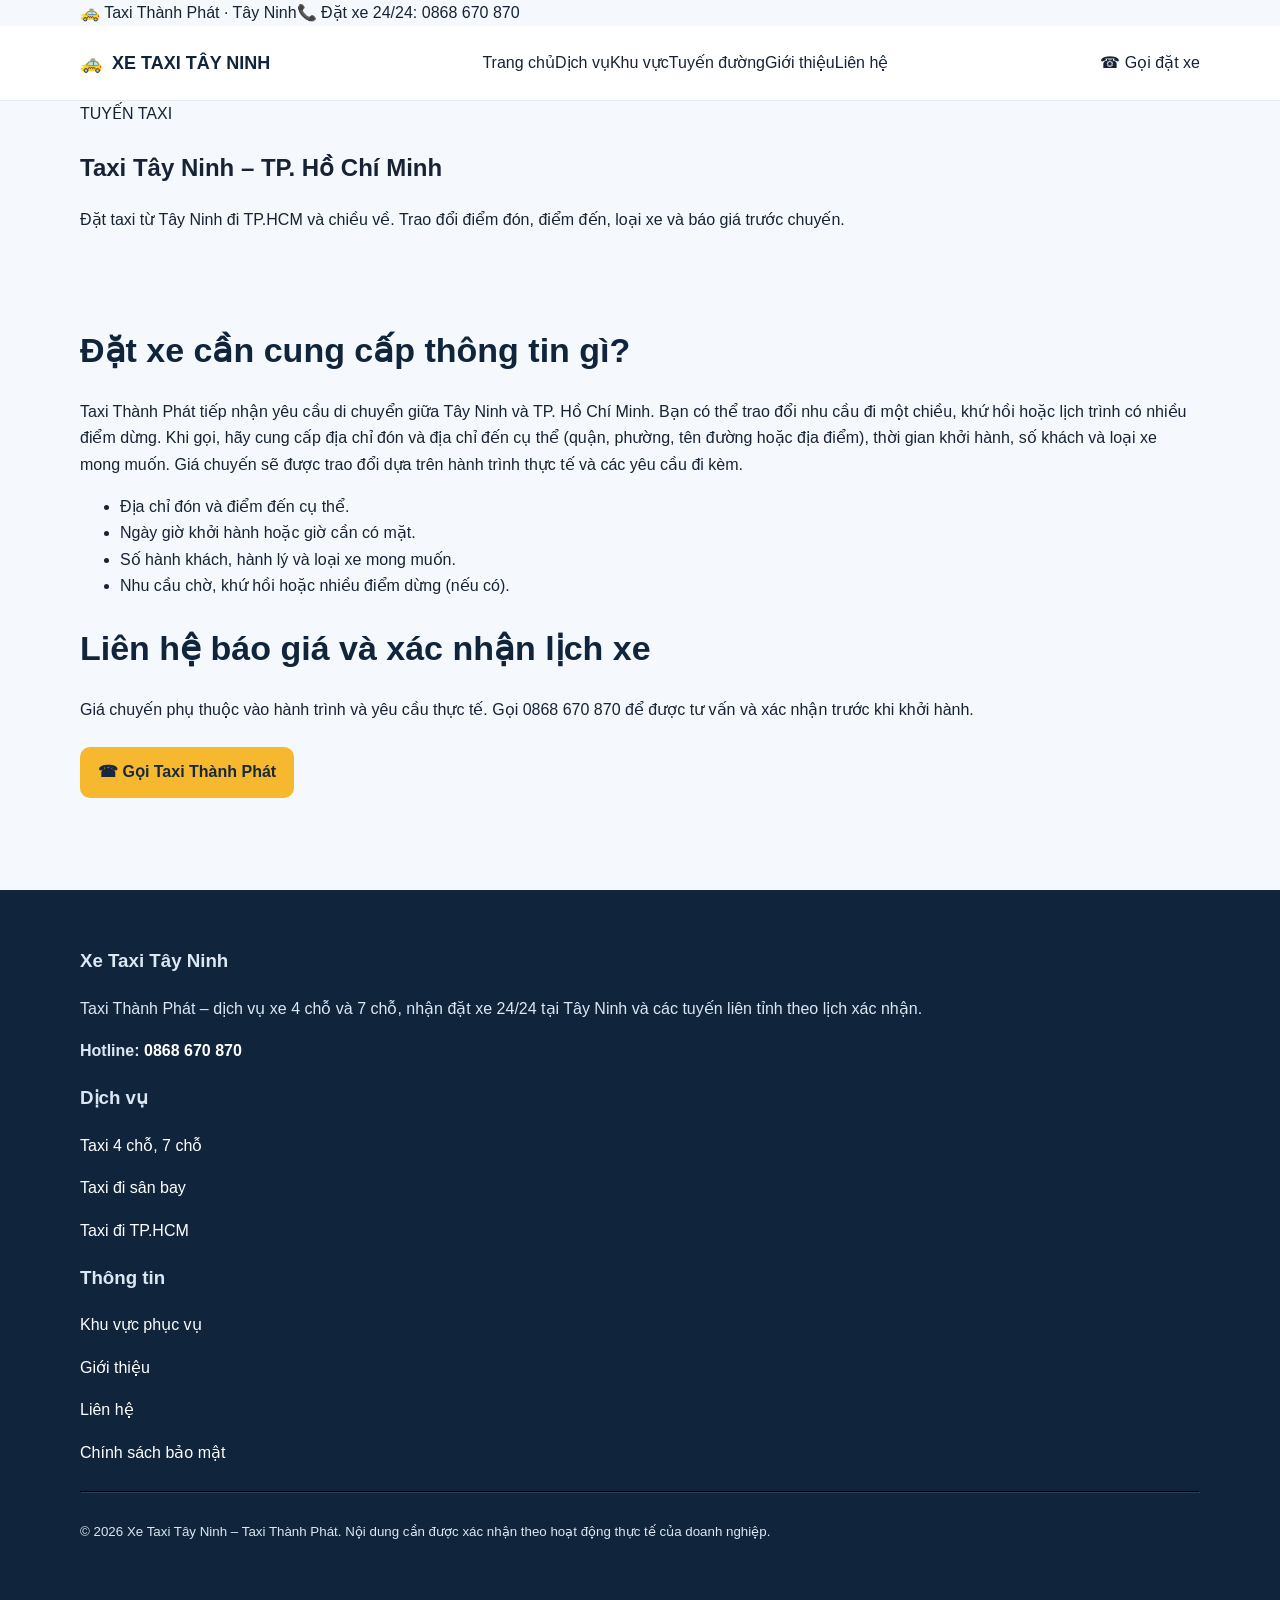
<file: taxi-tay-ninh-di-tphcm.html>
<!doctype html>
<html lang="vi"><head><meta charset="utf-8"><meta name="viewport" content="width=device-width,initial-scale=1">
<title>Taxi Tây Ninh đi TP.HCM</title><meta name="description" content="Đặt taxi từ Tây Ninh đi TP.HCM và chiều về. Trao đổi điểm đón, điểm đến, loại xe và báo giá trước chuyến.">
<link rel="canonical" href="https://xetaxitayninh.github.io/xe-taxi-tay-ninh/taxi-tay-ninh-di-tphcm.html"><meta name="theme-color" content="#102a43">
<link rel="stylesheet" href="assets/style.css">
<meta property="og:type" content="website"><meta property="og:title" content="Taxi Tây Ninh đi TP.HCM"><meta property="og:description" content="Đặt taxi từ Tây Ninh đi TP.HCM và chiều về. Trao đổi điểm đón, điểm đến, loại xe và báo giá trước chuyến."><meta property="og:url" content="https://xetaxitayninh.github.io/xe-taxi-tay-ninh/taxi-tay-ninh-di-tphcm.html"><meta property="og:image" content="https://xetaxitayninh.github.io/xe-taxi-tay-ninh/assets/taxi-minh-hoa-tay-ninh.png">
</head><body>
<div class="topbar"><div class="wrap"><span>🚕 Taxi Thành Phát · Tây Ninh</span><span>📞 Đặt xe 24/24: <a href="tel:0868670870">0868 670 870</a></span></div></div>
<header class="header"><div class="wrap nav"><a class="brand" href="index.html"><span class="brand-mark">🚕</span><span>XE TAXI TÂY NINH</span></a><nav class="navlinks"><a href="index.html">Trang chủ</a><a href="dich-vu.html">Dịch vụ</a><a href="khu-vuc.html">Khu vực</a><a href="tuyen-duong.html">Tuyến đường</a><a href="gioi-thieu.html">Giới thiệu</a><a href="lien-he.html">Liên hệ</a></nav><a class="callbtn" href="tel:0868670870">☎ Gọi đặt xe</a></div></header>
<main><section class="pagehero"><div class="wrap"><span class="tag">TUYẾN TAXI</span><h1>Taxi Tây Ninh – TP. Hồ Chí Minh</h1><p>Đặt taxi từ Tây Ninh đi TP.HCM và chiều về. Trao đổi điểm đón, điểm đến, loại xe và báo giá trước chuyến.</p></div></section><section class="section"><div class="wrap prose"><h2>Đặt xe cần cung cấp thông tin gì?</h2><p>Taxi Thành Phát tiếp nhận yêu cầu di chuyển giữa Tây Ninh và TP. Hồ Chí Minh. Bạn có thể trao đổi nhu cầu đi một chiều, khứ hồi hoặc lịch trình có nhiều điểm dừng. Khi gọi, hãy cung cấp địa chỉ đón và địa chỉ đến cụ thể (quận, phường, tên đường hoặc địa điểm), thời gian khởi hành, số khách và loại xe mong muốn. Giá chuyến sẽ được trao đổi dựa trên hành trình thực tế và các yêu cầu đi kèm.</p><ul class="checklist"><li>Địa chỉ đón và điểm đến cụ thể.</li><li>Ngày giờ khởi hành hoặc giờ cần có mặt.</li><li>Số hành khách, hành lý và loại xe mong muốn.</li><li>Nhu cầu chờ, khứ hồi hoặc nhiều điểm dừng (nếu có).</li></ul><h2>Liên hệ báo giá và xác nhận lịch xe</h2><p>Giá chuyến phụ thuộc vào hành trình và yêu cầu thực tế. Gọi 0868 670 870 để được tư vấn và xác nhận trước khi khởi hành.</p><a class="btn" href="tel:0868670870">☎ Gọi Taxi Thành Phát</a></div></section></main>
<footer class="footer"><div class="wrap"><div class="footer-grid"><div><h3>Xe Taxi Tây Ninh</h3><p>Taxi Thành Phát – dịch vụ xe 4 chỗ và 7 chỗ, nhận đặt xe 24/24 tại Tây Ninh và các tuyến liên tỉnh theo lịch xác nhận.</p><p><strong>Hotline: <a href="tel:0868670870">0868 670 870</a></strong></p></div><div><h3>Dịch vụ</h3><p><a href="dich-vu.html">Taxi 4 chỗ, 7 chỗ</a></p><p><a href="taxi-tay-ninh-di-san-bay.html">Taxi đi sân bay</a></p><p><a href="taxi-tay-ninh-di-tphcm.html">Taxi đi TP.HCM</a></p></div><div><h3>Thông tin</h3><p><a href="khu-vuc.html">Khu vực phục vụ</a></p><p><a href="gioi-thieu.html">Giới thiệu</a></p><p><a href="lien-he.html">Liên hệ</a></p><p><a href="chinh-sach-bao-mat.html">Chính sách bảo mật</a></p></div></div><hr style="border-color:#294256;margin:25px 0"><small>© 2026 Xe Taxi Tây Ninh – Taxi Thành Phát. Nội dung cần được xác nhận theo hoạt động thực tế của doanh nghiệp.</small></div></footer>
<div class="mobilebar"><a class="phone" href="tel:0868670870">☎ GỌI 0868 670 870</a><a class="info" href="lien-he.html">Thông tin đặt xe</a></div>
</body></html>
</file>
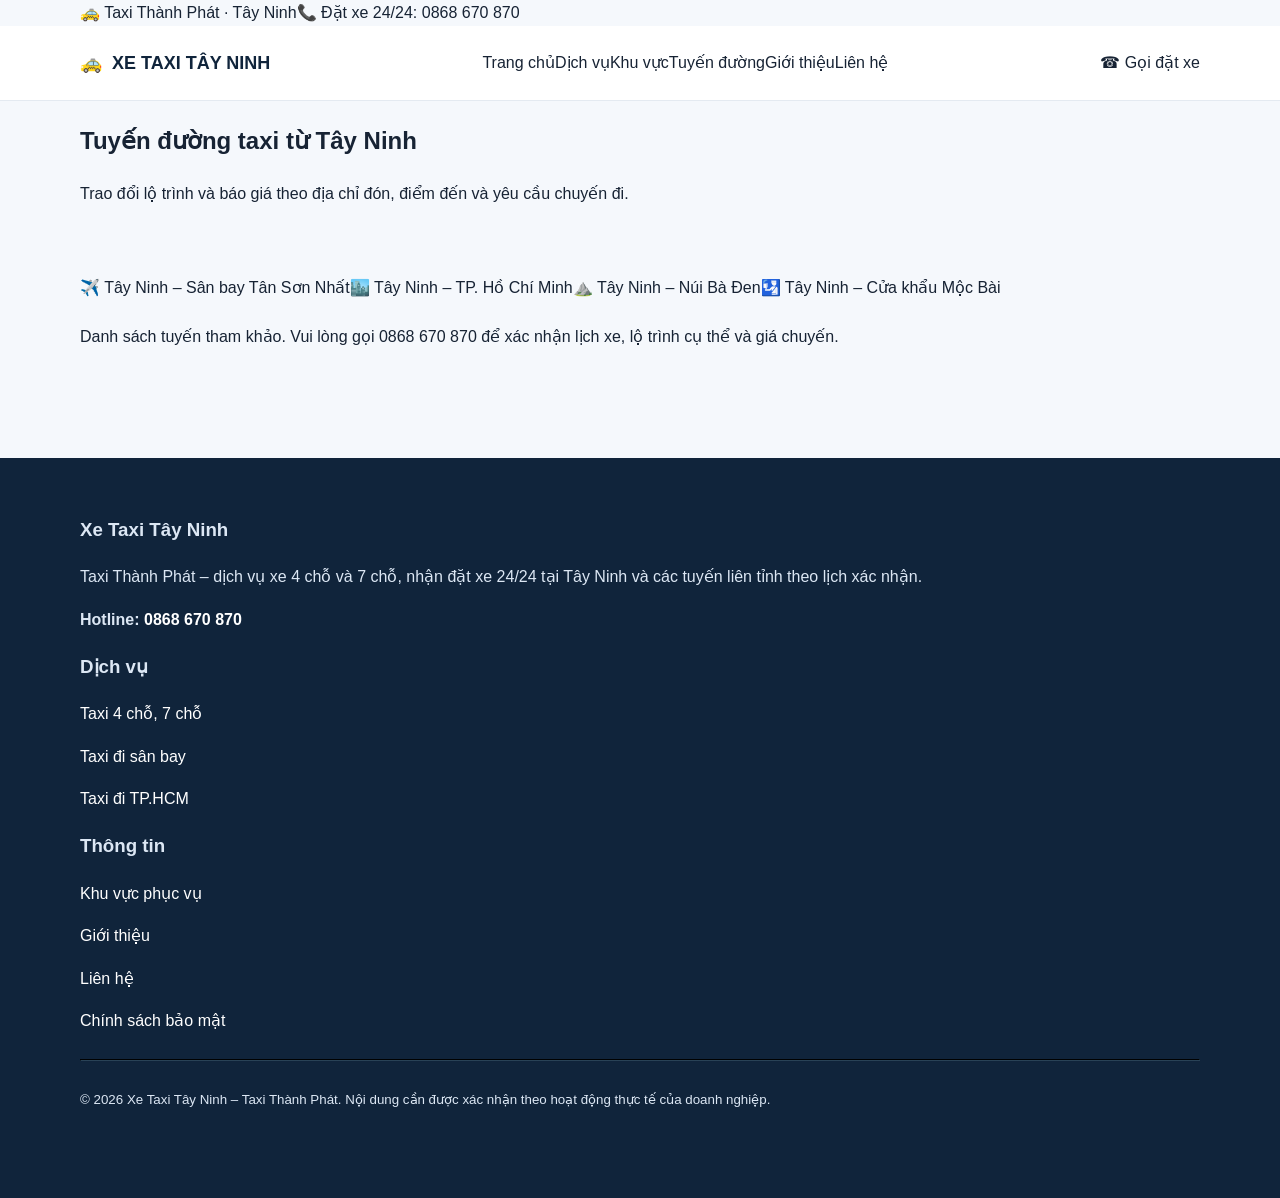
<file: tuyen-duong.html>
<!doctype html>
<html lang="vi"><head><meta charset="utf-8"><meta name="viewport" content="width=device-width,initial-scale=1">
<title>Các tuyến taxi Tây Ninh | Taxi Thành Phát</title><meta name="description" content="Các tuyến taxi Tây Ninh đi sân bay Tân Sơn Nhất, TP.HCM, Núi Bà Đen và cửa khẩu Mộc Bài.">
<link rel="canonical" href="https://xetaxitayninh.github.io/xe-taxi-tay-ninh/tuyen-duong.html"><meta name="theme-color" content="#102a43">
<link rel="stylesheet" href="assets/style.css">
<meta property="og:type" content="website"><meta property="og:title" content="Các tuyến taxi Tây Ninh | Taxi Thành Phát"><meta property="og:description" content="Các tuyến taxi Tây Ninh đi sân bay Tân Sơn Nhất, TP.HCM, Núi Bà Đen và cửa khẩu Mộc Bài."><meta property="og:url" content="https://xetaxitayninh.github.io/xe-taxi-tay-ninh/tuyen-duong.html"><meta property="og:image" content="https://xetaxitayninh.github.io/xe-taxi-tay-ninh/assets/taxi-minh-hoa-tay-ninh.png">
</head><body>
<div class="topbar"><div class="wrap"><span>🚕 Taxi Thành Phát · Tây Ninh</span><span>📞 Đặt xe 24/24: <a href="tel:0868670870">0868 670 870</a></span></div></div>
<header class="header"><div class="wrap nav"><a class="brand" href="index.html"><span class="brand-mark">🚕</span><span>XE TAXI TÂY NINH</span></a><nav class="navlinks"><a href="index.html">Trang chủ</a><a href="dich-vu.html">Dịch vụ</a><a href="khu-vuc.html">Khu vực</a><a href="tuyen-duong.html">Tuyến đường</a><a href="gioi-thieu.html">Giới thiệu</a><a href="lien-he.html">Liên hệ</a></nav><a class="callbtn" href="tel:0868670870">☎ Gọi đặt xe</a></div></header>
<main><section class="pagehero"><div class="wrap"><h1>Tuyến đường taxi từ Tây Ninh</h1><p>Trao đổi lộ trình và báo giá theo địa chỉ đón, điểm đến và yêu cầu chuyến đi.</p></div></section><section class="section"><div class="wrap"><div class="route-list"><a class="route" href="taxi-tay-ninh-di-san-bay.html">✈️ Tây Ninh – Sân bay Tân Sơn Nhất</a><a class="route" href="taxi-tay-ninh-di-tphcm.html">🏙️ Tây Ninh – TP. Hồ Chí Minh</a><a class="route" href="taxi-di-nui-ba-den.html">⛰️ Tây Ninh – Núi Bà Đen</a><a class="route" href="taxi-di-cua-khau-moc-bai.html">🛂 Tây Ninh – Cửa khẩu Mộc Bài</a></div><p class="note" style="margin-top:22px">Danh sách tuyến tham khảo. Vui lòng gọi 0868 670 870 để xác nhận lịch xe, lộ trình cụ thể và giá chuyến.</p></div></section></main>
<footer class="footer"><div class="wrap"><div class="footer-grid"><div><h3>Xe Taxi Tây Ninh</h3><p>Taxi Thành Phát – dịch vụ xe 4 chỗ và 7 chỗ, nhận đặt xe 24/24 tại Tây Ninh và các tuyến liên tỉnh theo lịch xác nhận.</p><p><strong>Hotline: <a href="tel:0868670870">0868 670 870</a></strong></p></div><div><h3>Dịch vụ</h3><p><a href="dich-vu.html">Taxi 4 chỗ, 7 chỗ</a></p><p><a href="taxi-tay-ninh-di-san-bay.html">Taxi đi sân bay</a></p><p><a href="taxi-tay-ninh-di-tphcm.html">Taxi đi TP.HCM</a></p></div><div><h3>Thông tin</h3><p><a href="khu-vuc.html">Khu vực phục vụ</a></p><p><a href="gioi-thieu.html">Giới thiệu</a></p><p><a href="lien-he.html">Liên hệ</a></p><p><a href="chinh-sach-bao-mat.html">Chính sách bảo mật</a></p></div></div><hr style="border-color:#294256;margin:25px 0"><small>© 2026 Xe Taxi Tây Ninh – Taxi Thành Phát. Nội dung cần được xác nhận theo hoạt động thực tế của doanh nghiệp.</small></div></footer>
<div class="mobilebar"><a class="phone" href="tel:0868670870">☎ GỌI 0868 670 870</a><a class="info" href="lien-he.html">Thông tin đặt xe</a></div>
</body></html>
</file>
<file: assets/style.css>
:root{--navy:#10243b;--blue:#1265d8;--gold:#f5b82e;--ink:#172334;--muted:#64748b;--bg:#f5f8fc;--white:#fff;--line:#e4eaf1;--green:#15945a}
*{box-sizing:border-box}html{scroll-behavior:smooth}body{margin:0;font-family:Arial,Helvetica,sans-serif;color:var(--ink);line-height:1.65;background:var(--bg)}a{color:inherit;text-decoration:none}.wrap{width:min(1120px,92%);margin:auto}
header{background:#fff;border-bottom:1px solid var(--line);position:sticky;top:0;z-index:10}.nav{display:flex;align-items:center;justify-content:space-between;gap:18px;min-height:74px}.brand{font-weight:800;color:var(--navy);font-size:18px;display:flex;align-items:center;gap:10px}.brandmark{width:42px;height:42px;border-radius:12px;background:var(--gold);display:grid;place-items:center;font-size:24px}.links{display:flex;gap:16px;font-size:14px;font-weight:700}.call{background:var(--green);color:white;padding:11px 16px;border-radius:999px;font-weight:800;white-space:nowrap}
.hero{background:linear-gradient(120deg,#10243b,#174c80);color:white;padding:65px 0}.hero-grid{display:grid;grid-template-columns:1.3fr .8fr;gap:35px;align-items:center}.eyebrow{color:#ffd66e;text-transform:uppercase;font-weight:800;letter-spacing:1.3px;font-size:12px}.hero h1{font-size:clamp(34px,5vw,52px);line-height:1.12;margin:12px 0 18px}.hero p{color:#dbe8f6;font-size:18px}.hero-card{background:white;color:var(--ink);padding:25px;border-radius:20px}.number{font-size:30px;font-weight:900;color:var(--green)}.btn{display:inline-block;padding:12px 18px;border-radius:10px;background:var(--gold);color:#19283a;font-weight:900;margin:8px 8px 0 0}.btn.secondary{background:#fff;color:var(--navy)}.section{padding:52px 0}.section h2{font-size:clamp(25px,3vw,34px);line-height:1.2;color:var(--navy)}.lead{color:var(--muted);max-width:760px}.grid{display:grid;grid-template-columns:repeat(3,1fr);gap:17px;margin-top:24px}.card,.content{background:#fff;border:1px solid var(--line);border-radius:16px;padding:22px}.card h3,.content h2,.content h3{color:var(--navy)}.card p{color:var(--muted)}.icon{font-size:27px}.band{background:#eaf2fb;padding:30px;border-radius:18px;display:flex;justify-content:space-between;align-items:center;gap:18px}.band h2{margin:0;color:var(--navy)}.notice{padding:14px 17px;background:#fff8e6;border-left:4px solid var(--gold);border-radius:8px;color:#5e4a1c}.breadcrumbs{font-size:13px;color:var(--muted);padding:16px 0}.breadcrumbs a{color:var(--blue)}footer{background:var(--navy);color:#dce7f4;padding:38px 0 85px;margin-top:40px}footer a{color:#fff}.footgrid{display:grid;grid-template-columns:2fr 1fr 1fr;gap:25px}.small{font-size:13px;color:#aebfd2}.mobilebar{display:none}
@media(max-width:800px){.links{display:none}.hero{padding:45px 0}.hero-grid{grid-template-columns:1fr}.grid{grid-template-columns:1fr}.band{display:block}.footgrid{grid-template-columns:1fr}.mobilebar{display:flex;position:fixed;bottom:0;left:0;right:0;background:white;padding:9px 4%;box-shadow:0 -4px 20px #10243b20;z-index:20}.mobilebar a{flex:1;text-align:center;padding:11px 5px;border-radius:9px;font-weight:900}.phone{background:var(--green);color:white}.zalo{background:#eaf2fb;color:var(--navy)}}
img {
  display: block;
  max-width: 100%;
  height: auto;
}

.hero-card img,
.hero img {
  width: 100%;
  max-width: 100%;
  height: auto;
  object-fit: contain;
  border-radius: 16px;
}

body {
  overflow-x: hidden;
}
</file>
